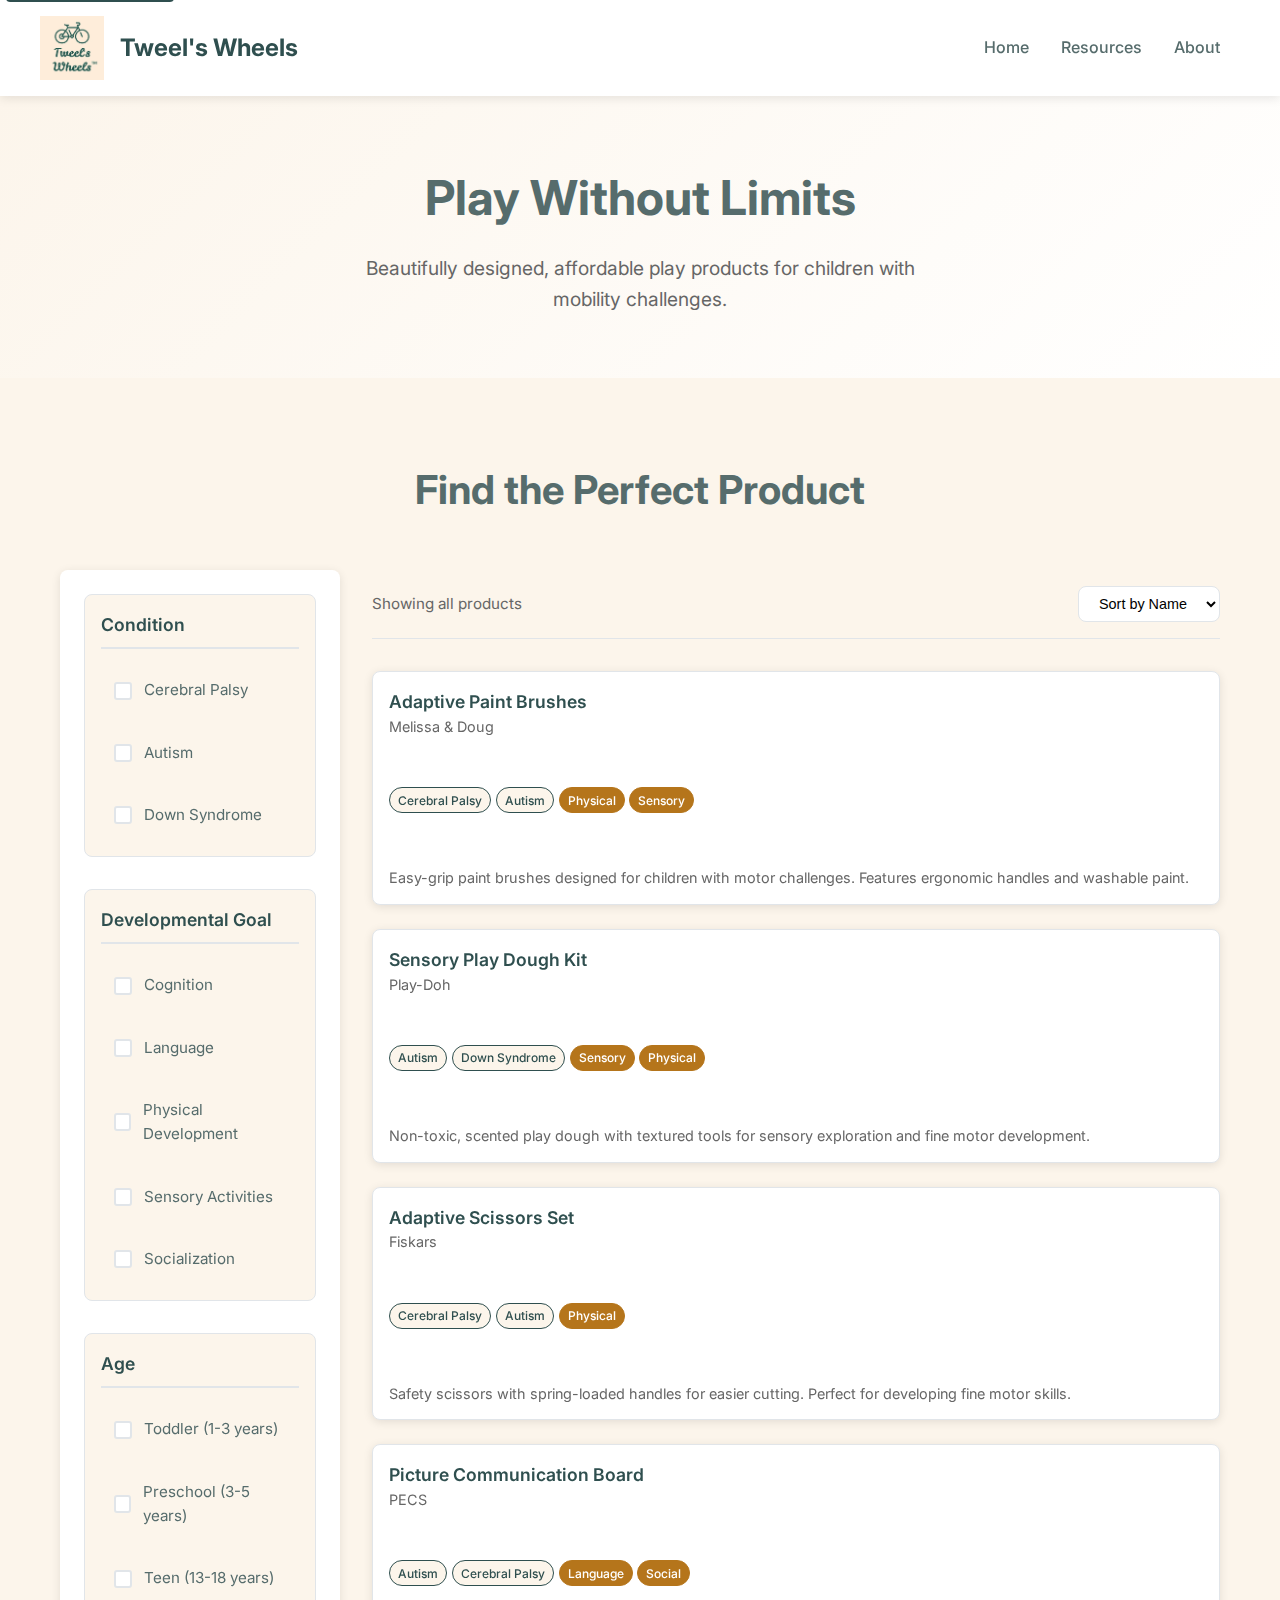
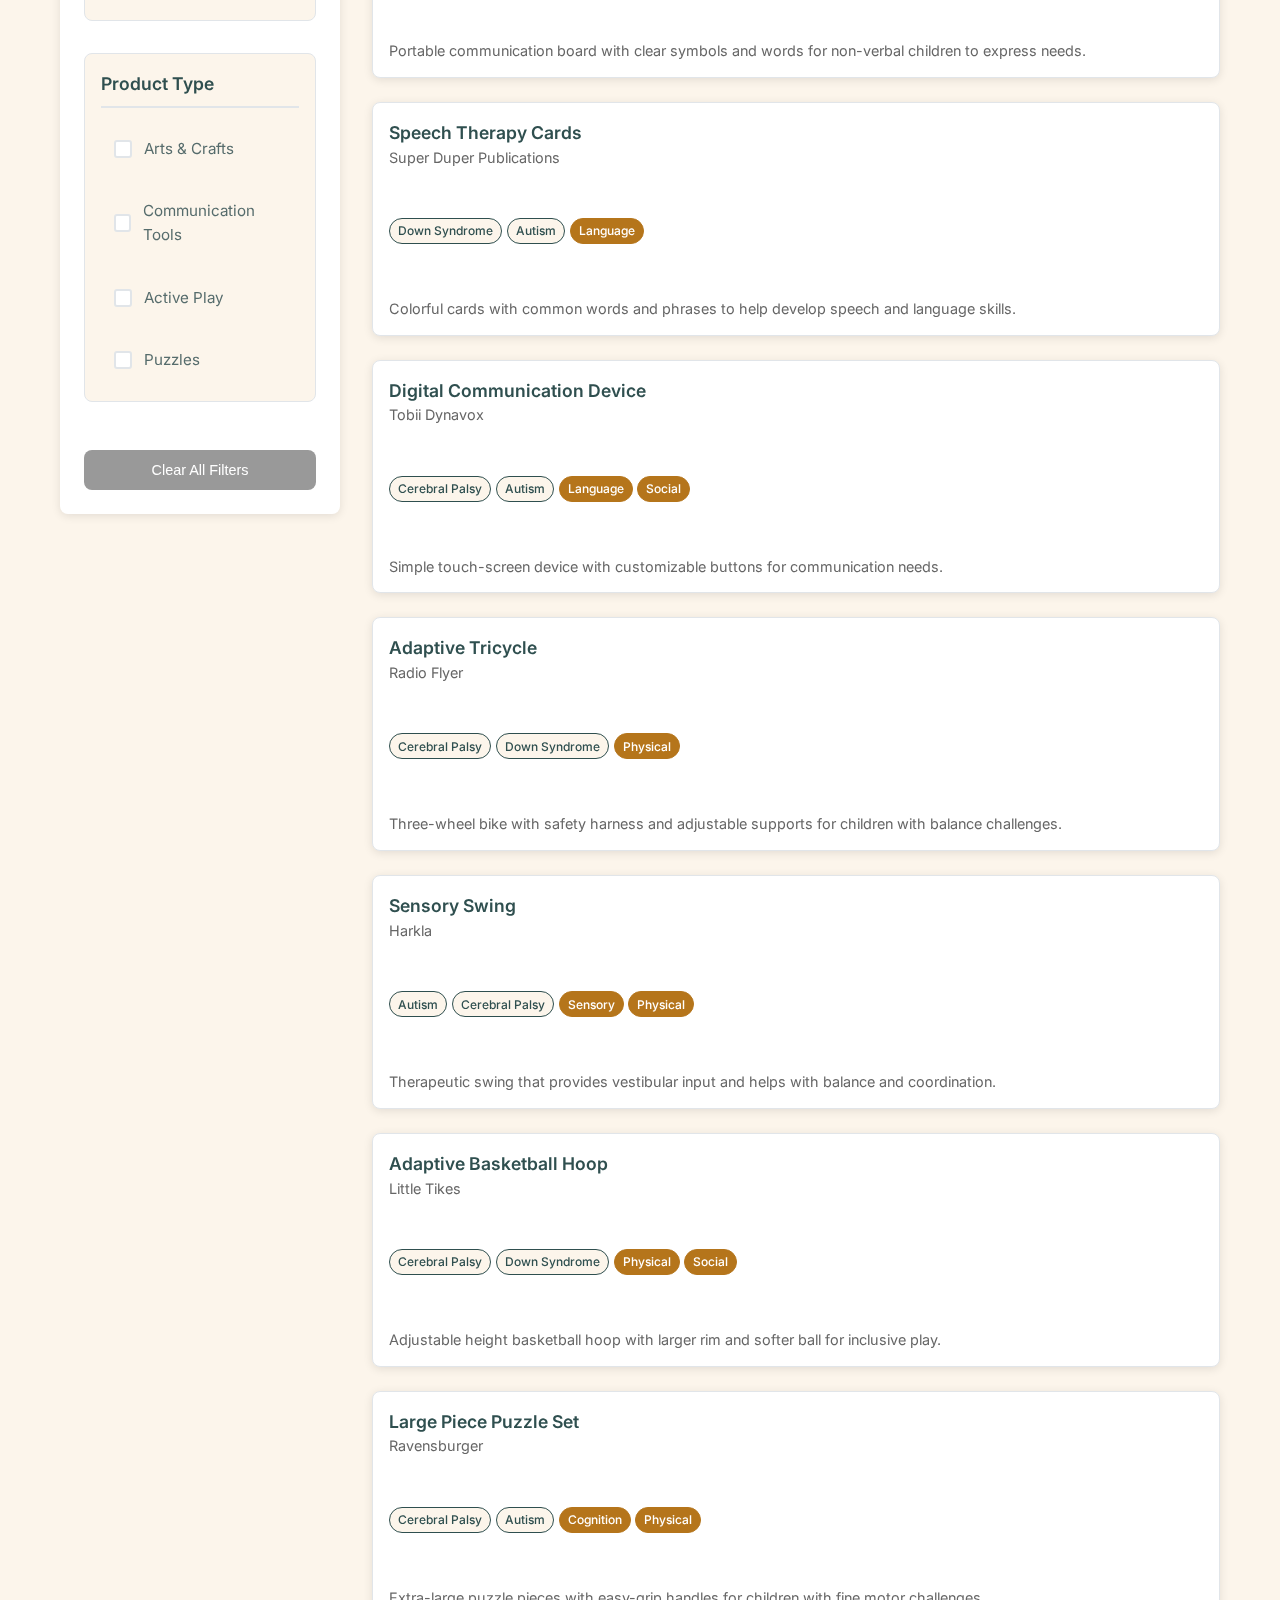
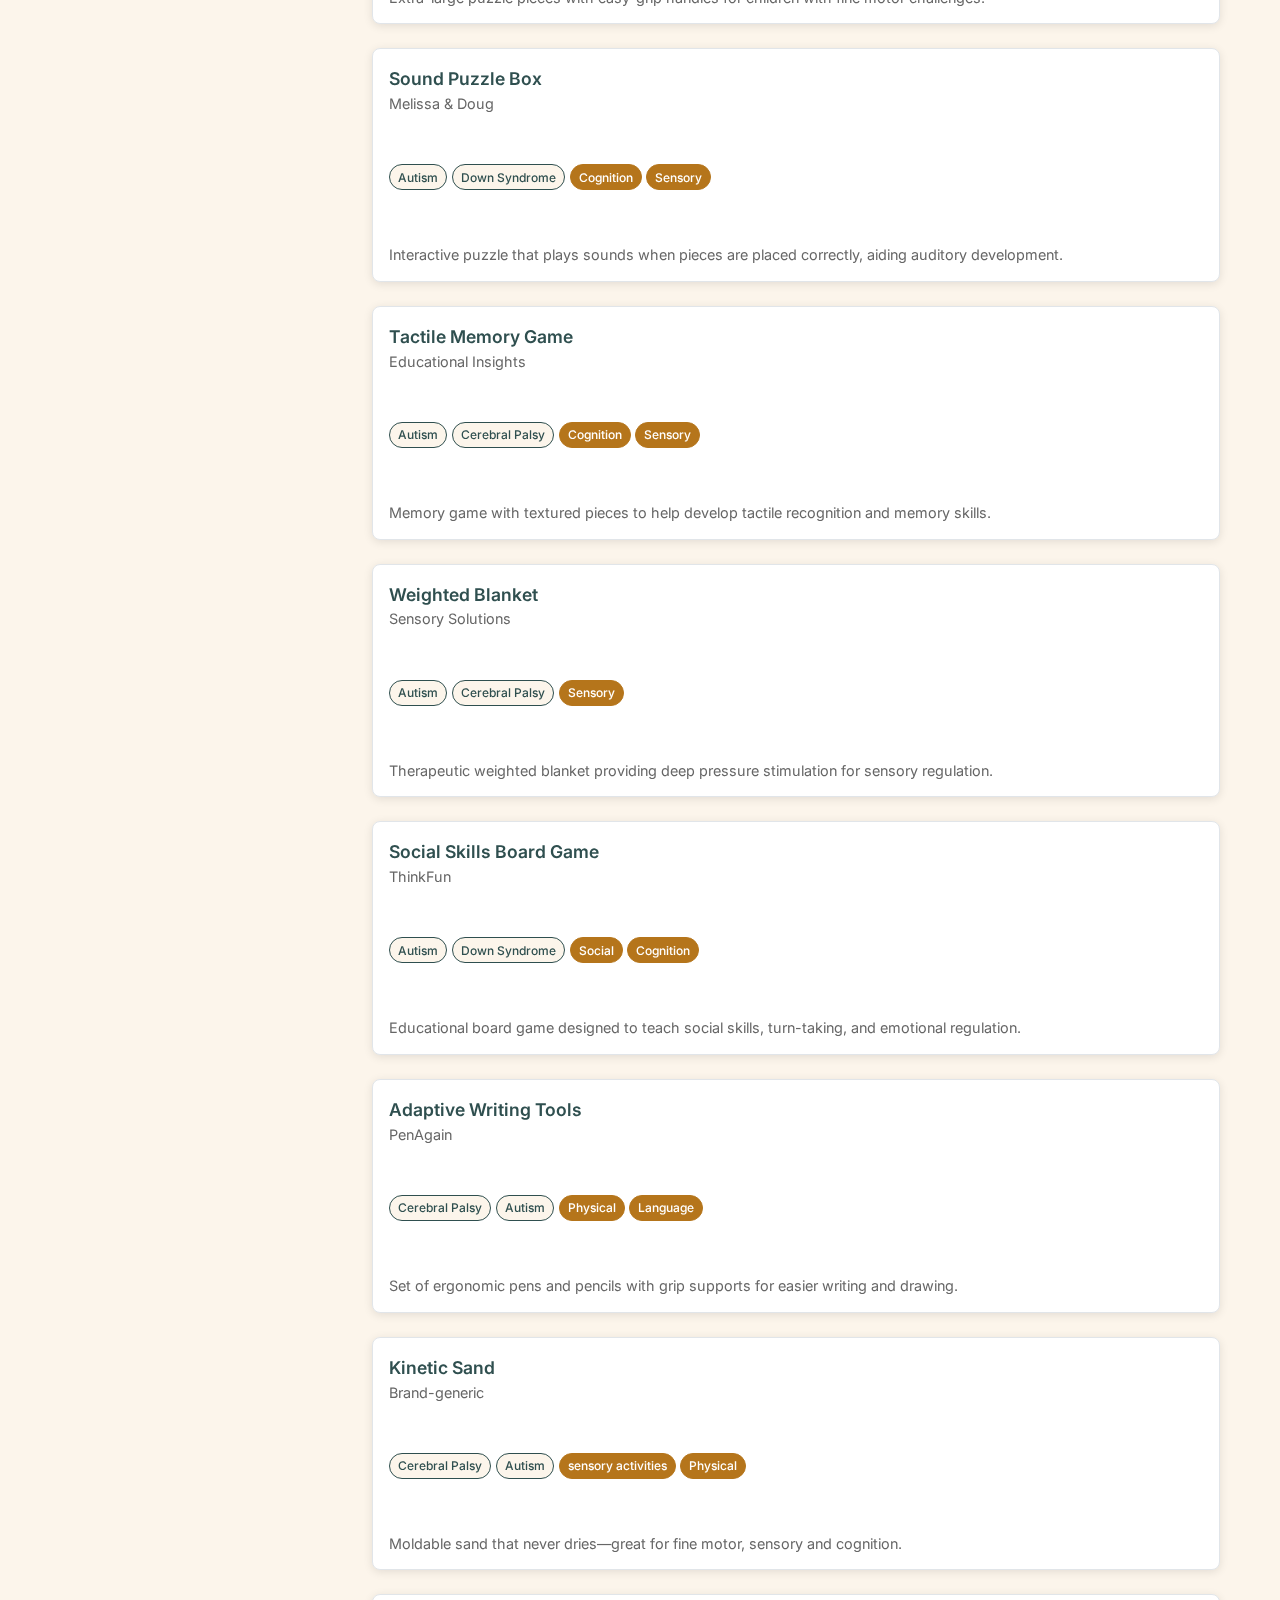
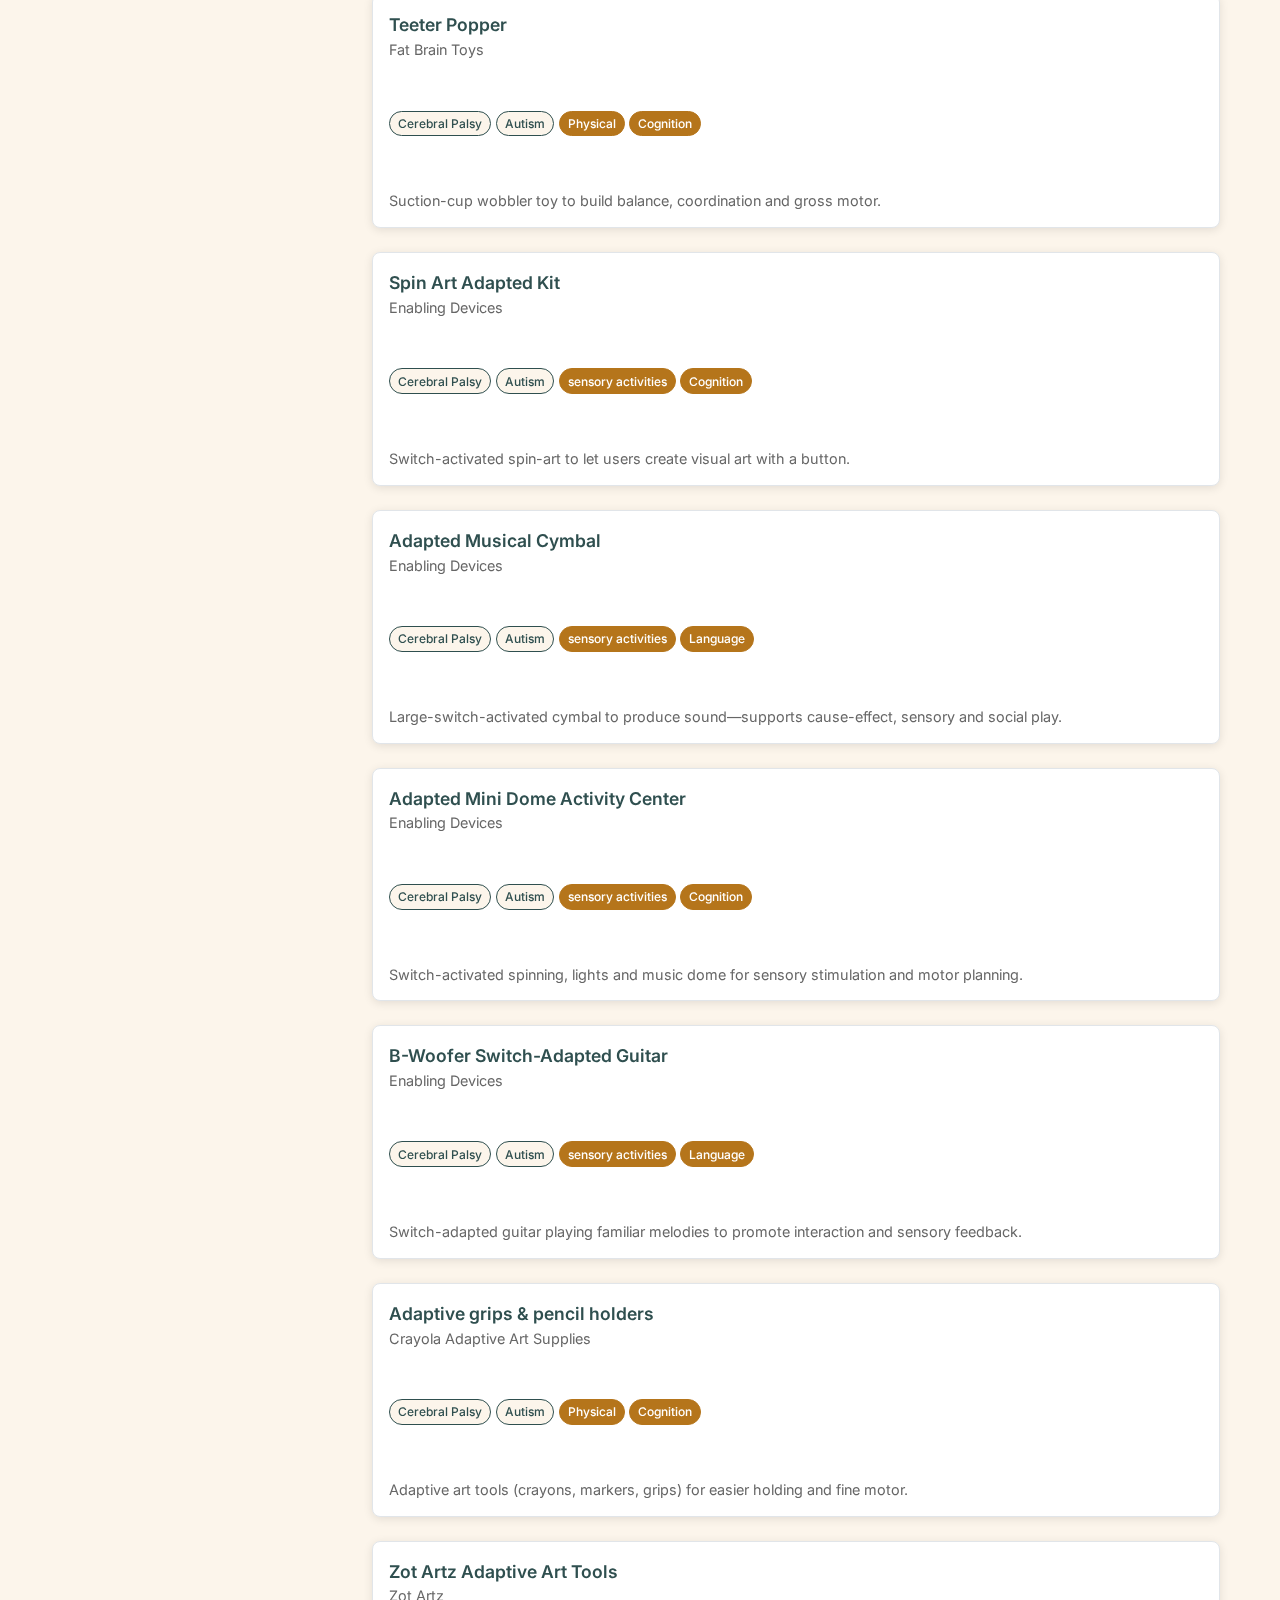
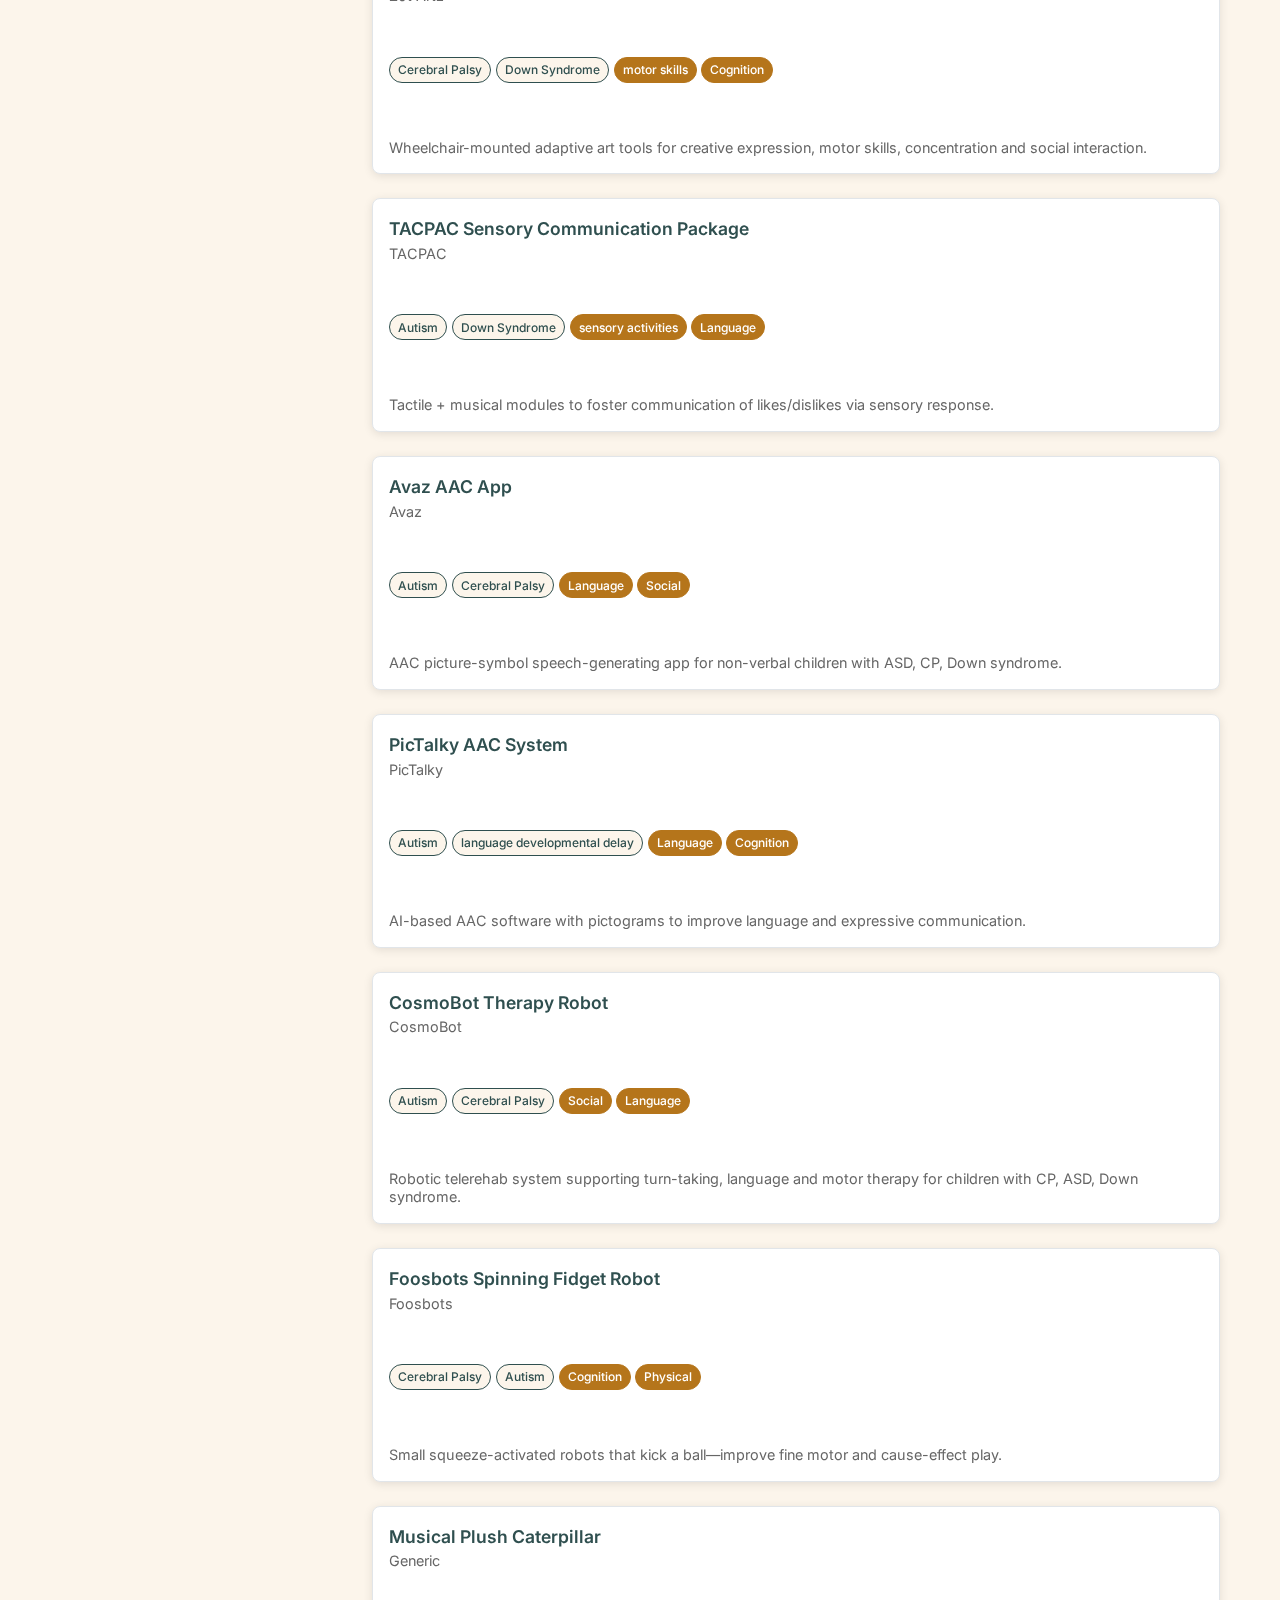
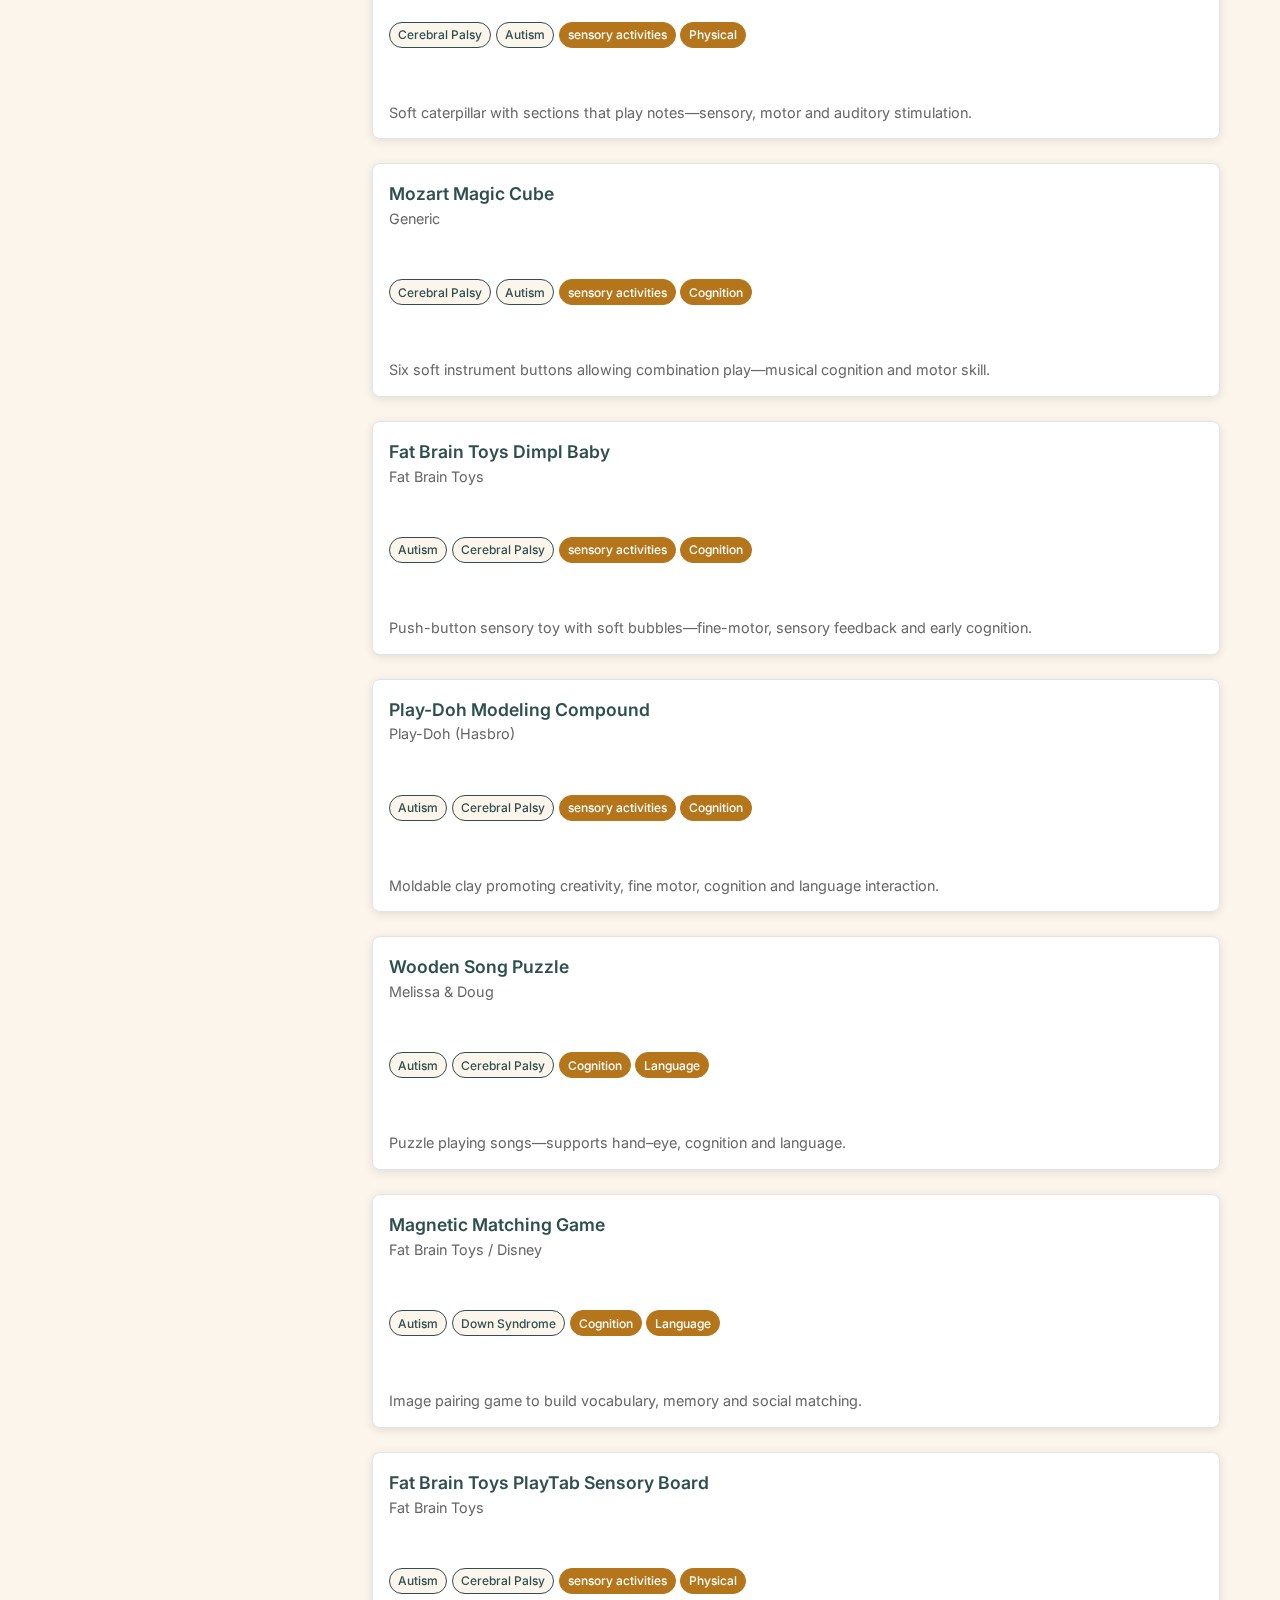
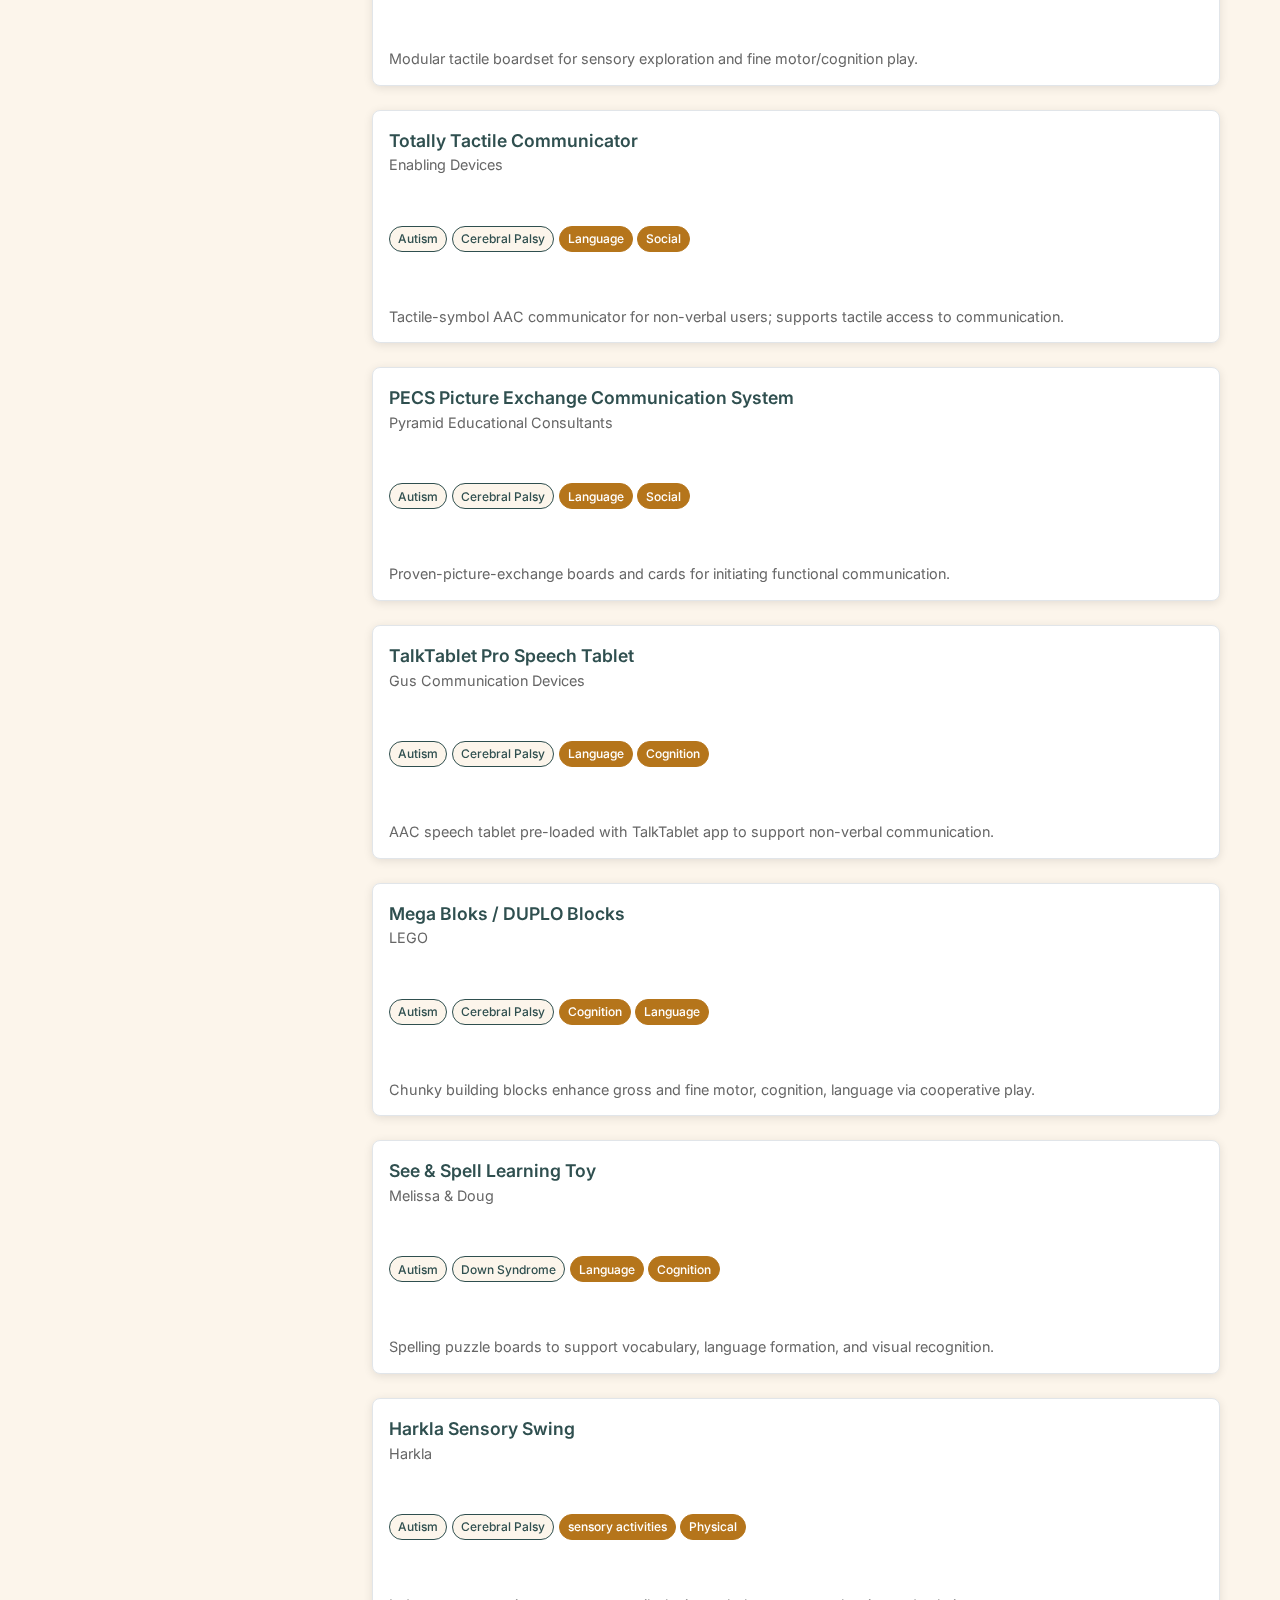
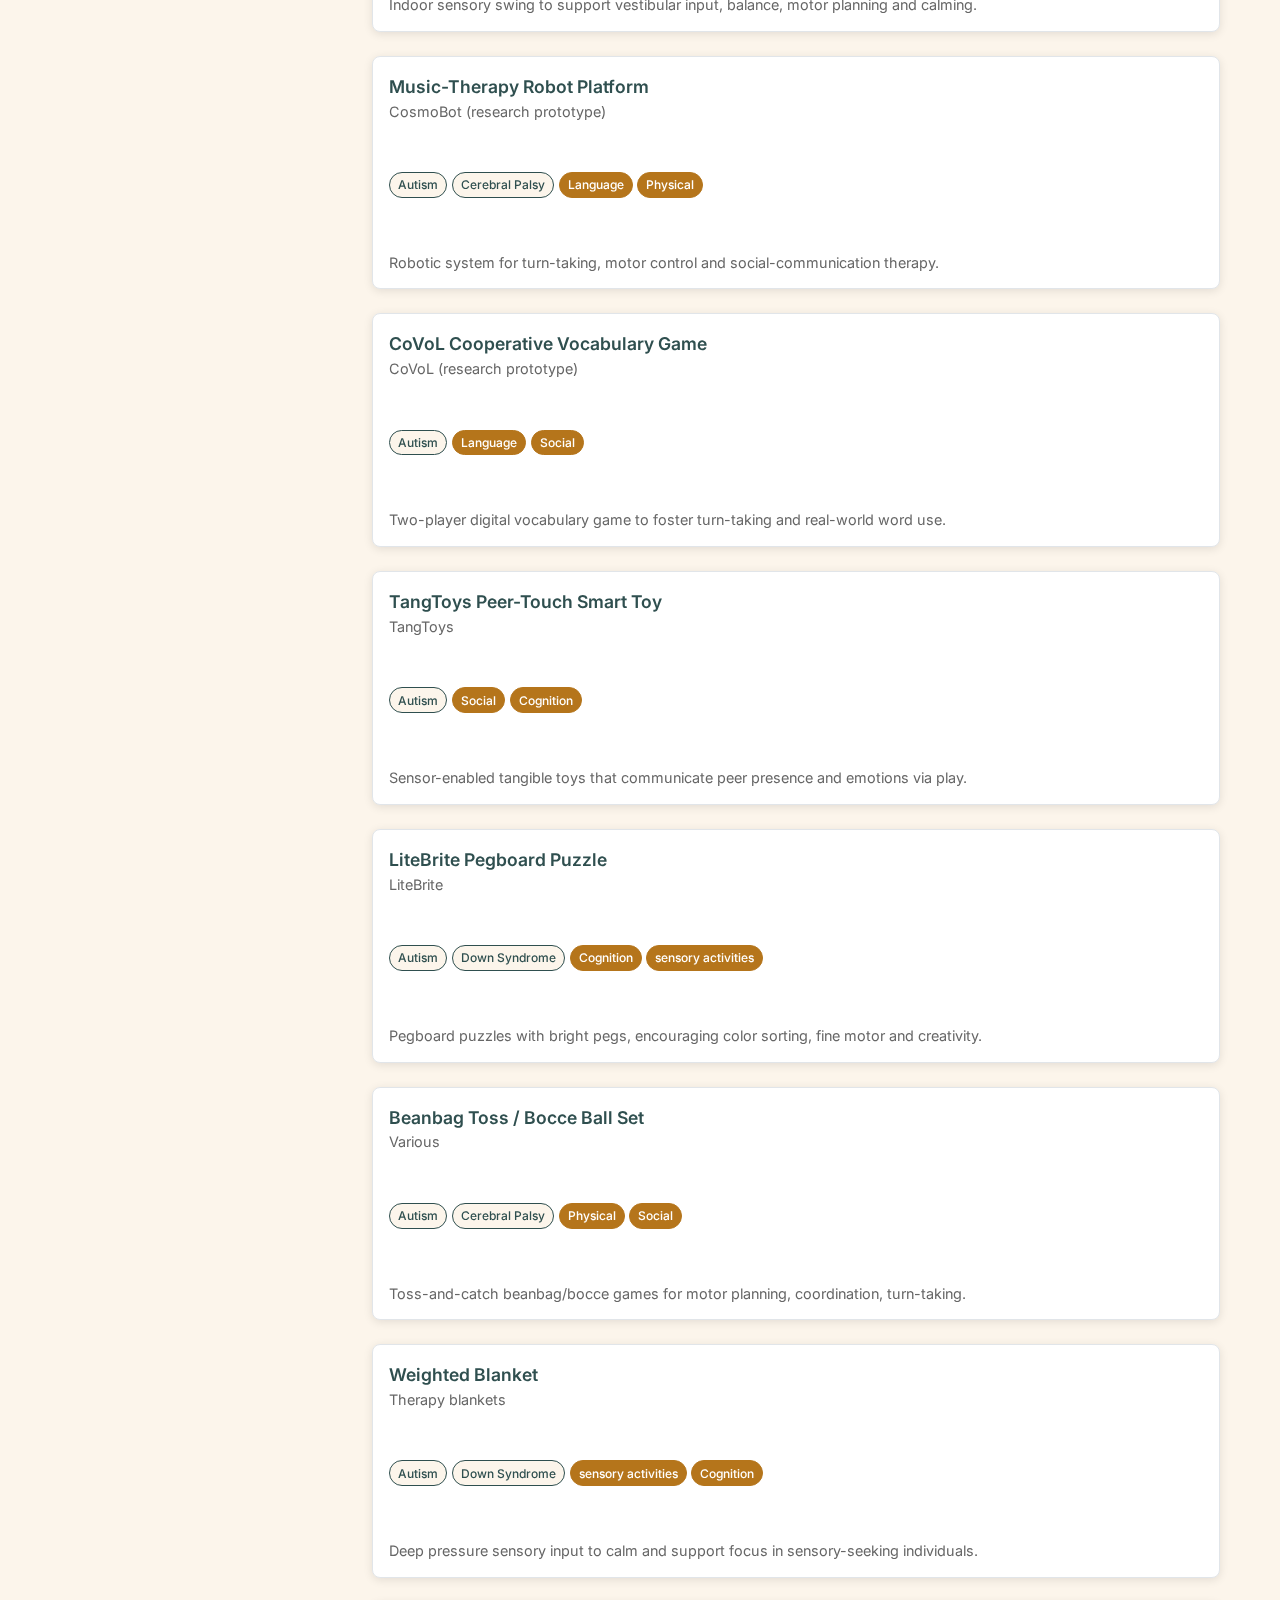
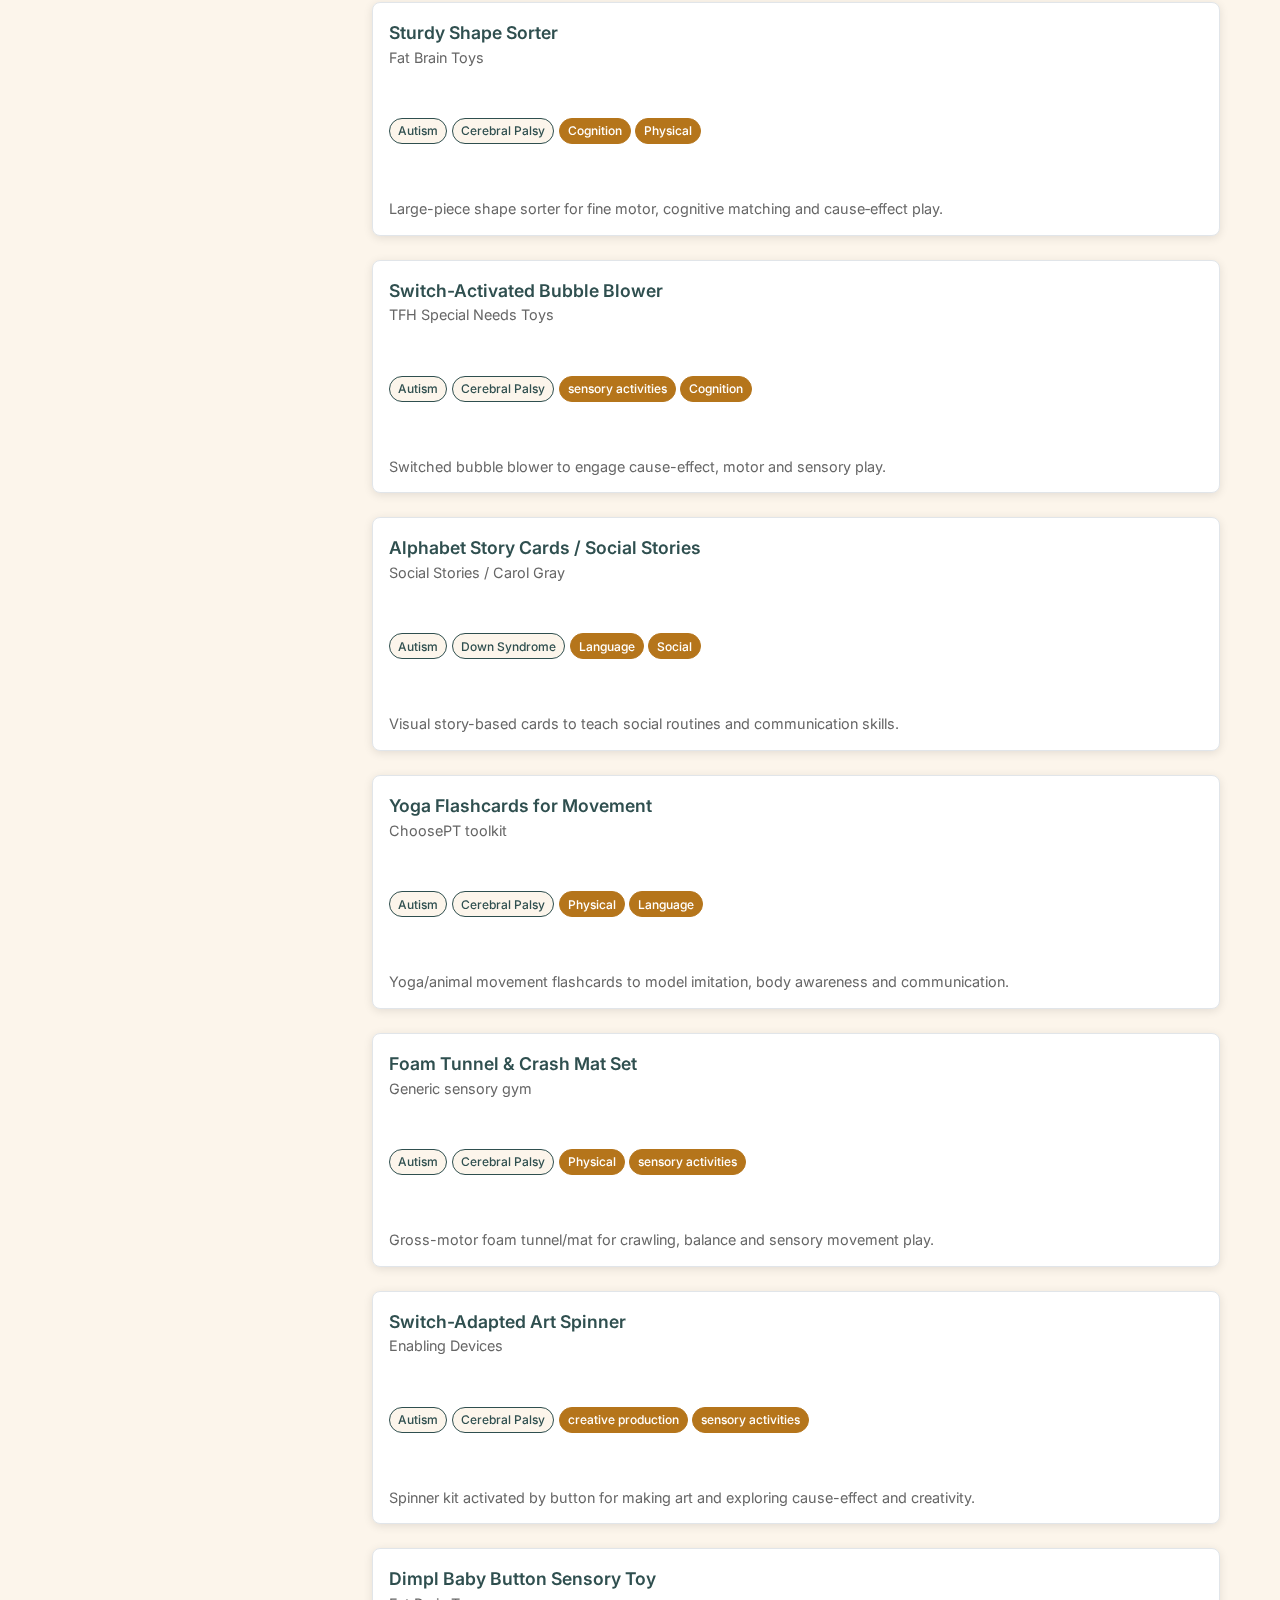
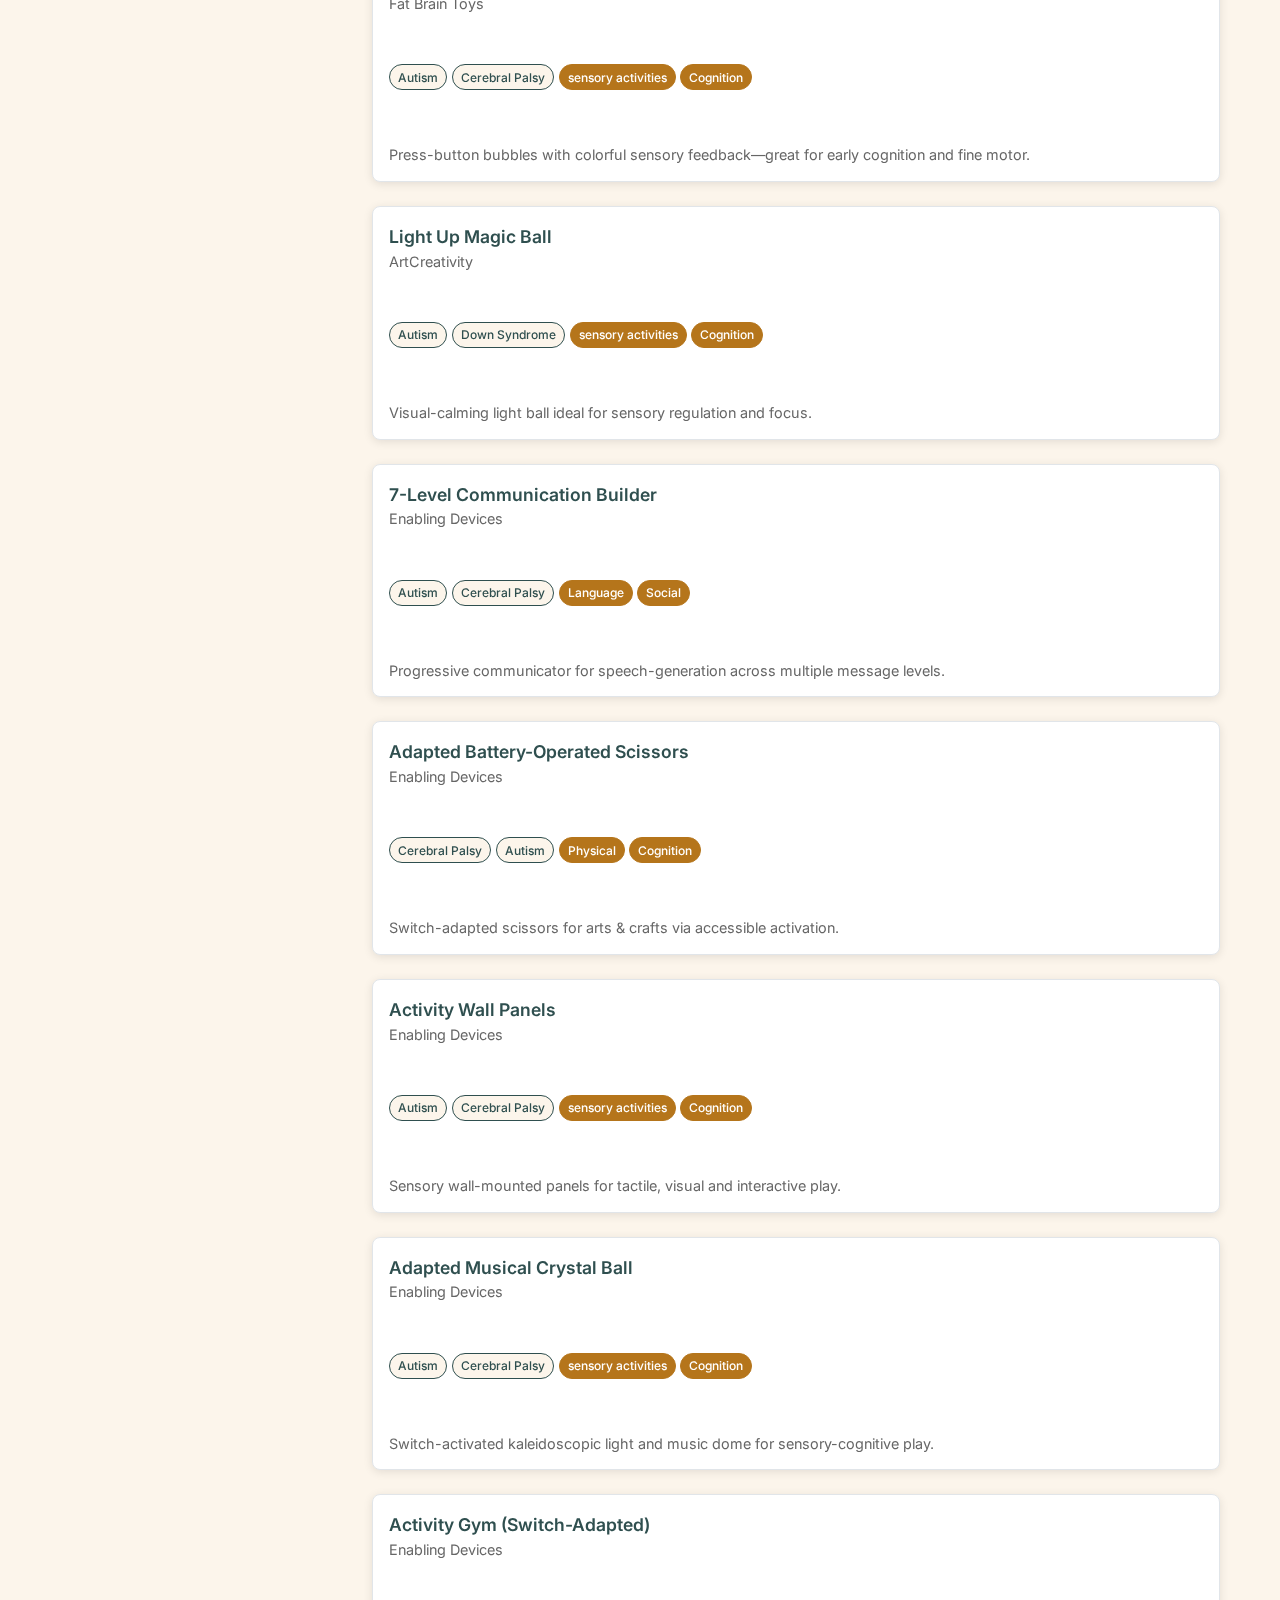
<file: index.html>
<!DOCTYPE html>
<html lang="en">
<head>
    <meta charset="UTF-8">
    <meta name="viewport" content="width=device-width, initial-scale=1.0">
    <title>Tweel's Wheels</title>
    <meta name="description" content="Comprehensive resources and products for special needs, accessibility, and adaptive riding.">
    <link rel="stylesheet" href="styles.css">
    <link href="https://fonts.googleapis.com/css2?family=Inter:wght@300;400;500;600;700&display=swap" rel="stylesheet">
    <link rel="stylesheet" href="https://cdnjs.cloudflare.com/ajax/libs/font-awesome/6.0.0/css/all.min.css">
</head>
<body>
    <header class="header">
        <nav class="navbar">
            <div class="nav-container">
                <div class="nav-logo">
                    <h1><img src="logo.png" alt="Tweel's Wheels Logo" class="logo-image"> Tweel's Wheels</h1>
                </div>
                <ul class="nav-menu">
                    <li><a href="#home">Home</a></li>
                    <li><a href="#resources">Resources</a></li>
                    <li><a href="#about">About</a></li>
                </ul>
                <div class="nav-toggle">
                    <span></span>
                    <span></span>
                    <span></span>
                </div>
            </div>
        </nav>
    </header>

    <main>
        <section id="home" class="resources-hero">
            <div class="container">
                <h1>Play Without Limits</h1>
                <p>Beautifully designed, affordable play products for children with mobility challenges.</p>
            </div>
        </section>

        <section id="resources" class="resources">
            <div class="container">
                <h2>Find the Perfect Product</h2>
                
                <!-- Faceted Search Interface -->
                <div class="faceted-search">
                    <div class="filters-sidebar">
                        <div class="filter-group">
                            <h3>Condition</h3>
                            <div class="checkbox-group">
                                <label class="checkbox-label">
                                    <input type="checkbox" value="cerebral-palsy" class="filter-checkbox" data-filter="condition">
                                    <span class="checkmark"></span>
                                    Cerebral Palsy
                                </label>
                                <label class="checkbox-label">
                                    <input type="checkbox" value="autism" class="filter-checkbox" data-filter="condition">
                                    <span class="checkmark"></span>
                                    Autism
                                </label>
                                <label class="checkbox-label">
                                    <input type="checkbox" value="down-syndrome" class="filter-checkbox" data-filter="condition">
                                    <span class="checkmark"></span>
                                    Down Syndrome
                                </label>
                            </div>
                        </div>

                        <div class="filter-group">
                            <h3>Developmental Goal</h3>
                            <div class="checkbox-group">
                                <label class="checkbox-label">
                                    <input type="checkbox" value="cognition" class="filter-checkbox" data-filter="goal">
                                    <span class="checkmark"></span>
                                    Cognition
                                </label>
                                <label class="checkbox-label">
                                    <input type="checkbox" value="language" class="filter-checkbox" data-filter="goal">
                                    <span class="checkmark"></span>
                                    Language
                                </label>
                                <label class="checkbox-label">
                                    <input type="checkbox" value="physical-development" class="filter-checkbox" data-filter="goal">
                                    <span class="checkmark"></span>
                                    Physical Development
                                </label>
                                <label class="checkbox-label">
                                    <input type="checkbox" value="sensory-activities" class="filter-checkbox" data-filter="goal">
                                    <span class="checkmark"></span>
                                    Sensory Activities
                                </label>
                                <label class="checkbox-label">
                                    <input type="checkbox" value="socialization" class="filter-checkbox" data-filter="goal">
                                    <span class="checkmark"></span>
                                    Socialization
                                </label>
                            </div>
                        </div>

                        <div class="filter-group">
                            <h3>Age</h3>
                            <div class="checkbox-group">
                                <label class="checkbox-label">
                                    <input type="checkbox" value="toddler" class="filter-checkbox" data-filter="age">
                                    <span class="checkmark"></span>
                                    Toddler (1-3 years)
                                </label>
                                <label class="checkbox-label">
                                    <input type="checkbox" value="preschool" class="filter-checkbox" data-filter="age">
                                    <span class="checkmark"></span>
                                    Preschool (3-5 years)
                                </label>
                                <label class="checkbox-label">
                                    <input type="checkbox" value="teen" class="filter-checkbox" data-filter="age">
                                    <span class="checkmark"></span>
                                    Teen (13-18 years)
                                </label>
                            </div>
                        </div>

                        <div class="filter-group">
                            <h3>Product Type</h3>
                            <div class="checkbox-group">
                                <label class="checkbox-label">
                                    <input type="checkbox" value="arts-crafts" class="filter-checkbox" data-filter="product-type">
                                    <span class="checkmark"></span>
                                    Arts & Crafts
                                </label>
                                <label class="checkbox-label">
                                    <input type="checkbox" value="communication-tools" class="filter-checkbox" data-filter="product-type">
                                    <span class="checkmark"></span>
                                    Communication Tools
                                </label>
                                <label class="checkbox-label">
                                    <input type="checkbox" value="active-play" class="filter-checkbox" data-filter="product-type">
                                    <span class="checkmark"></span>
                                    Active Play
                                </label>
                                <label class="checkbox-label">
                                    <input type="checkbox" value="puzzles" class="filter-checkbox" data-filter="product-type">
                                    <span class="checkmark"></span>
                                    Puzzles
                                </label>
                            </div>
                        </div>

                        <button class="clear-filters-btn" id="clearFilters">Clear All Filters</button>
                    </div>

                    <div class="products-main">
                        <div class="products-header">
                            <div class="results-info">
                                <span id="productCount">Showing all products</span>
                            </div>
                            <div class="sort-controls">
                                <select id="sortSelect" class="sort-select">
                                    <option value="name">Sort by Name</option>
                                    <option value="brand">Sort by Brand</option>
                                    <option value="popularity">Most Popular</option>
                                </select>
                            </div>
                        </div>

                        <div class="products-grid" id="productsGrid">
                            <!-- Products will be populated by JavaScript -->
                        </div>
                    </div>
                </div>
            </div>
        </section>

        <section id="about" class="about">
            <div class="container">
                <div class="about-content">
                    <div class="about-text">
                        <h2>About Tweel's Wheels</h2>
                        <p>Tweel's Wheels™ offers adaptive play products that are accessible, appealing, and affordable. Our flagship product, an adaptive bicycle, is customized to each child's unique needs and preferences, at a competitive price.</p>
                        <p>At Tweel's Wheels™ we prioritize customer engagement, feedback, and community-building, to further learn from and build with our customers and users. As we continue to do so, we will expand our product offerings to include a broader range of inclusive play solutions, ensuring all children have the opportunity to experience the joy of play.</p>
                        <p>We're actively seeking families interested in becoming a part of our community of testers so we can build with, not for, you. Try early models, give feedback, and help us build better bikes for all!</p>
                    </div>
                    <div class="about-image">
                        <div class="image-placeholder">
                            <img src="bicycle_sunset.png" alt="Bicycle at sunset" class="about-image">
                        </div>
                    </div>
                </div>
            </div>
        </section>
    </main>

    <footer class="footer">
        <div class="container">
            <div class="footer-content">
                <div class="footer-section">
                    <h3>Tweel's Wheels</h3>
                    <p>Beautifully designed, affordable play products for children with mobility challenges.</p>
                    <div class="social-links">
                        <a href="#"><i class="fab fa-facebook"></i></a>
                        <a href="#"><i class="fab fa-twitter"></i></a>
                        <a href="https://www.instagram.com/tweelswheels/" target="_blank"><i class="fab fa-instagram"></i></a>
                        <a href="https://www.linkedin.com/company/tweels-wheels/" target="_blank"><i class="fab fa-linkedin"></i></a>
                    </div>
                </div>
                <div class="footer-section">
                    <h4>Quick Links</h4>
                    <ul>
                        <li><a href="#resources">Resources</a></li>
                        <li><a href="#about">About Us</a></li>
                    </ul>
                </div>
                <div class="footer-section">
                    <h4>Support</h4>
                    <ul>
                        <li><a href="#">FAQ</a></li>
                        <li><a href="#">Privacy Policy</a></li>
                    </ul>
                </div>

            </div>
            <div class="footer-bottom">
                <p>&copy; 2025 Tweel's Wheels. All rights reserved.</p>
            </div>
        </div>
    </footer>

    <script src="script.js"></script>
</body>
</html>
</file>
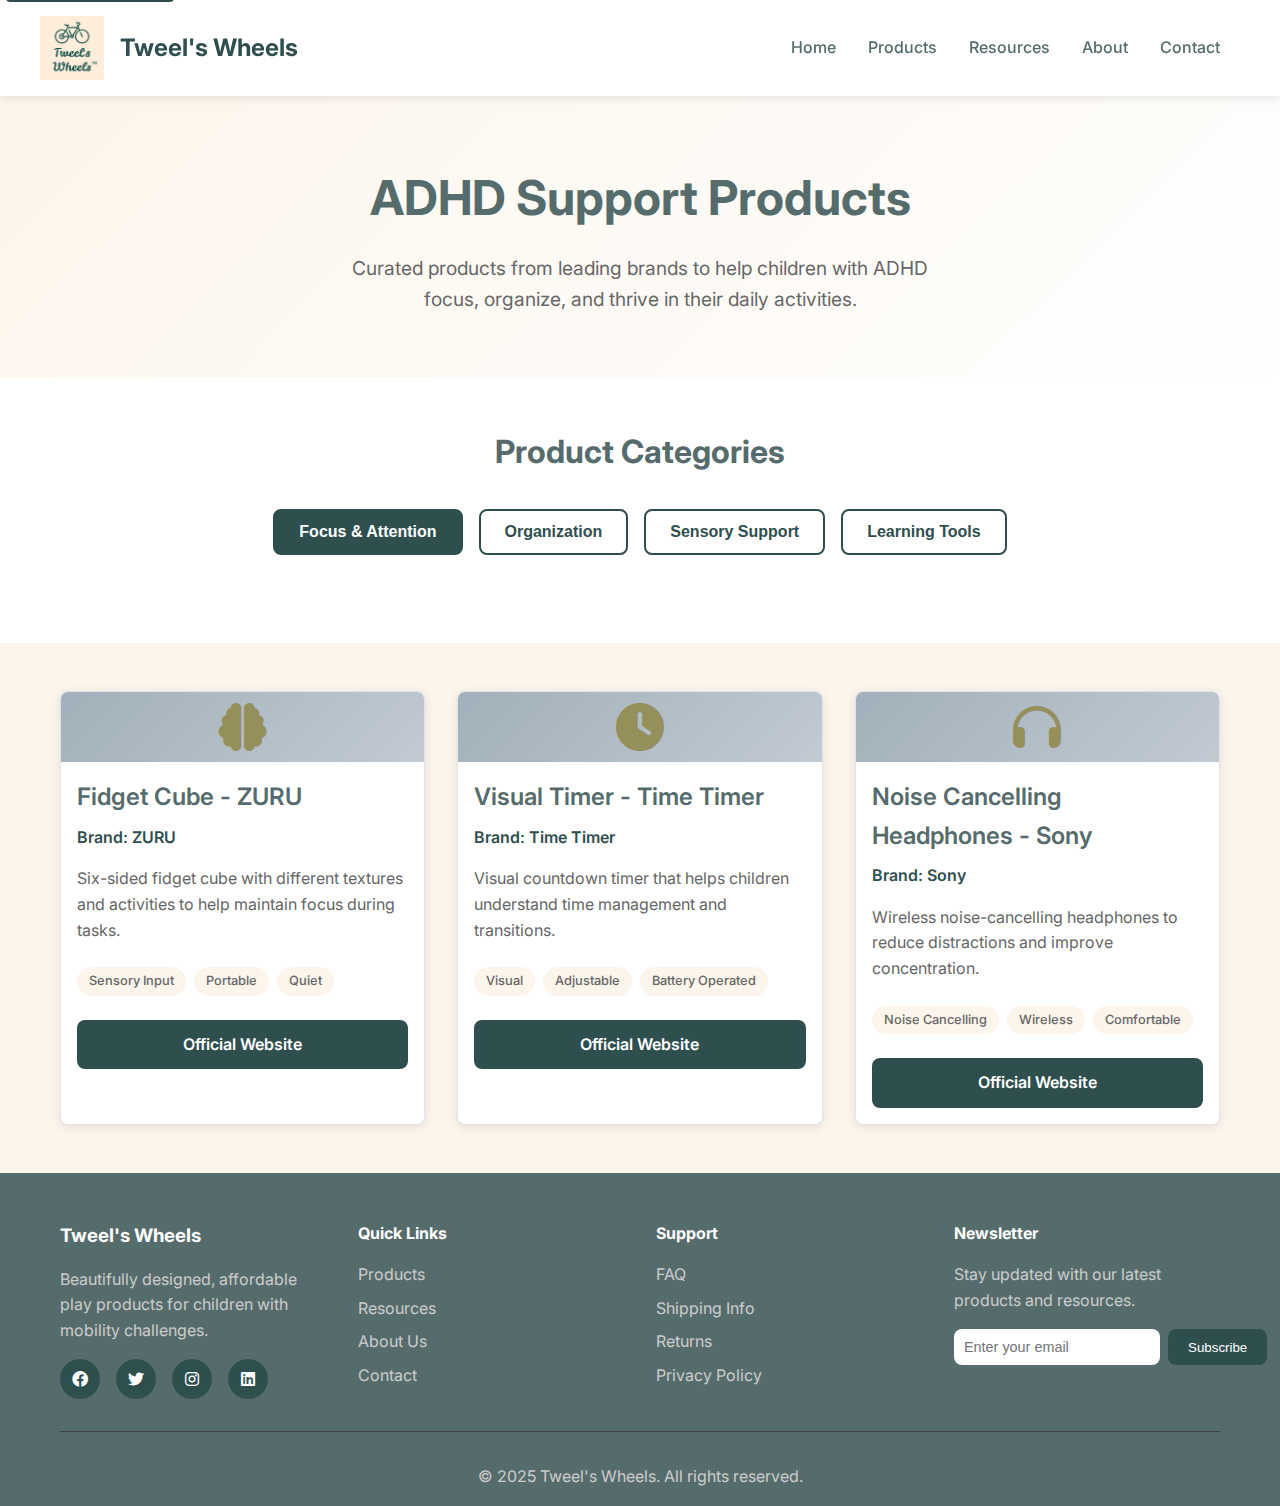
<file: adhd-products.html>
<!DOCTYPE html>
<html lang="en">
<head>
    <meta charset="UTF-8">
    <meta name="viewport" content="width=device-width, initial-scale=1.0">
    <title>ADHD Products - Tweel's Wheels</title>
    <meta name="description" content="Curated ADHD products from leading brands to support focus, organization, and learning for children with ADHD.">
    <link rel="stylesheet" href="styles.css">
    <link href="https://fonts.googleapis.com/css2?family=Inter:wght@300;400;500;600;700&display=swap" rel="stylesheet">
    <link rel="stylesheet" href="https://cdnjs.cloudflare.com/ajax/libs/font-awesome/6.0.0/css/all.min.css">
</head>
<body>
    <header class="header">
        <nav class="navbar">
            <div class="nav-container">
                <div class="nav-logo">
                    <h1><img src="logo.png" alt="Tweel's Wheels Logo" class="logo-image"> Tweel's Wheels</h1>
                </div>
                <ul class="nav-menu">
                    <li><a href="index.html">Home</a></li>
                    <li><a href="index.html#products">Products</a></li>
                    <li><a href="resources.html">Resources</a></li>
                    <li><a href="index.html#about">About</a></li>
                    <li><a href="index.html#contact">Contact</a></li>
                </ul>
                <div class="nav-toggle">
                    <span></span>
                    <span></span>
                    <span></span>
                </div>
            </div>
        </nav>
    </header>

    <main>
        <section class="product-hero">
            <div class="container">
                <h1>ADHD Support Products</h1>
                <p>Curated products from leading brands to help children with ADHD focus, organize, and thrive in their daily activities.</p>
            </div>
        </section>

        <section class="product-categories">
            <div class="container">
                <h2>Product Categories</h2>
                <div class="category-tabs">
                    <button class="tab-button active" data-category="focus">Focus & Attention</button>
                    <button class="tab-button" data-category="organization">Organization</button>
                    <button class="tab-button" data-category="sensory">Sensory Support</button>
                    <button class="tab-button" data-category="learning">Learning Tools</button>
                </div>
            </div>
        </section>

        <section class="products-section">
            <div class="container">
                <!-- Focus & Attention Products -->
                <div class="product-grid active" id="focus">
                    <div class="product-card">
                        <div class="product-image">
                            <i class="fas fa-brain"></i>
                        </div>
                        <div class="product-info">
                            <h3>Fidget Cube - ZURU</h3>
                            <p class="brand">Brand: ZURU</p>
                            <p class="description">Six-sided fidget cube with different textures and activities to help maintain focus during tasks.</p>
                            <div class="product-features">
                                <span class="feature">Sensory Input</span>
                                <span class="feature">Portable</span>
                                <span class="feature">Quiet</span>
                            </div>
                            <div class="product-links">
                                <a href="https://www.zuru.com" target="_blank" class="btn btn-primary">Official Website</a>
                            </div>
                        </div>
                    </div>

                    <div class="product-card">
                        <div class="product-image">
                            <i class="fas fa-clock"></i>
                        </div>
                        <div class="product-info">
                            <h3>Visual Timer - Time Timer</h3>
                            <p class="brand">Brand: Time Timer</p>
                            <p class="description">Visual countdown timer that helps children understand time management and transitions.</p>
                            <div class="product-features">
                                <span class="feature">Visual</span>
                                <span class="feature">Adjustable</span>
                                <span class="feature">Battery Operated</span>
                            </div>
                            <div class="product-links">
                                <a href="https://www.timetimer.com" target="_blank" class="btn btn-primary">Official Website</a>
                            </div>
                        </div>
                    </div>

                    <div class="product-card">
                        <div class="product-image">
                            <i class="fas fa-headphones"></i>
                        </div>
                        <div class="product-info">
                            <h3>Noise Cancelling Headphones - Sony</h3>
                            <p class="brand">Brand: Sony</p>
                            <p class="description">Wireless noise-cancelling headphones to reduce distractions and improve concentration.</p>
                            <div class="product-features">
                                <span class="feature">Noise Cancelling</span>
                                <span class="feature">Wireless</span>
                                <span class="feature">Comfortable</span>
                            </div>
                            <div class="product-links">
                                <a href="https://www.sony.com" target="_blank" class="btn btn-primary">Official Website</a>
                            </div>
                        </div>
                    </div>
                </div>

                <!-- Organization Products -->
                <div class="product-grid" id="organization">
                    <div class="product-card">
                        <div class="product-image">
                            <i class="fas fa-folder"></i>
                        </div>
                        <div class="product-info">
                            <h3>Color-Coded Folders - Avery</h3>
                            <p class="brand">Brand: Avery</p>
                            <p class="description">Color-coded organization system to help keep schoolwork and materials organized.</p>
                            <div class="product-features">
                                <span class="feature">Color Coded</span>
                                <span class="feature">Durable</span>
                                <span class="feature">Multiple Colors</span>
                            </div>
                            <div class="product-links">
                                <a href="https://www.avery.com" target="_blank" class="btn btn-primary">Official Website</a>
                            </div>
                        </div>
                    </div>

                    <div class="product-card">
                        <div class="product-image">
                            <i class="fas fa-calendar"></i>
                        </div>
                        <div class="product-info">
                            <h3>Visual Schedule Board - Melissa & Doug</h3>
                            <p class="brand">Brand: Melissa & Doug</p>
                            <p class="description">Magnetic daily schedule board with picture cards for visual planning and routine building.</p>
                            <div class="product-features">
                                <span class="feature">Visual</span>
                                <span class="feature">Magnetic</span>
                                <span class="feature">Customizable</span>
                            </div>
                            <div class="product-links">
                                <a href="https://www.melissaanddoug.com" target="_blank" class="btn btn-primary">Official Website</a>
                            </div>
                        </div>
                    </div>

                    <div class="product-card">
                        <div class="product-image">
                            <i class="fas fa-box"></i>
                        </div>
                        <div class="product-info">
                            <h3>Storage Bins - Sterilite</h3>
                            <p class="brand">Brand: Sterilite</p>
                            <p class="description">Clear storage bins with lids for organizing toys, school supplies, and personal items.</p>
                            <div class="product-features">
                                <span class="feature">Clear</span>
                                <span class="feature">Stackable</span>
                                <span class="feature">Durable</span>
                            </div>
                            <div class="product-links">
                                <a href="https://www.sterilite.com" target="_blank" class="btn btn-primary">Official Website</a>
                            </div>
                        </div>
                    </div>
                </div>

                <!-- Sensory Support Products -->
                <div class="product-grid" id="sensory">
                    <div class="product-card">
                        <div class="product-image">
                            <i class="fas fa-hand"></i>
                        </div>
                        <div class="product-info">
                            <h3>Weighted Blanket - Gravity</h3>
                            <p class="brand">Brand: Gravity</p>
                            <p class="description">Therapeutic weighted blanket to provide deep pressure stimulation and improve sleep quality.</p>
                            <div class="product-features">
                                <span class="feature">Weighted</span>
                                <span class="feature">Soft</span>
                                <span class="feature">Multiple Sizes</span>
                            </div>
                            <div class="product-links">
                                <a href="https://www.gravityblanket.com" target="_blank" class="btn btn-primary">Official Website</a>
                            </div>
                        </div>
                    </div>

                    <div class="product-card">
                        <div class="product-image">
                            <i class="fas fa-couch"></i>
                        </div>
                        <div class="product-info">
                            <h3>Wiggle Seat Cushion - Gaiam</h3>
                            <p class="brand">Brand: Gaiam</p>
                            <p class="description">Inflatable seat cushion that allows movement while sitting, helping to improve focus and posture.</p>
                            <div class="product-features">
                                <span class="feature">Inflatable</span>
                                <span class="feature">Portable</span>
                                <span class="feature">Durable</span>
                            </div>
                            <div class="product-links">
                                <a href="https://www.gaiam.com" target="_blank" class="btn btn-primary">Official Website</a>
                            </div>
                        </div>
                    </div>

                    <div class="product-card">
                        <div class="product-image">
                            <i class="fas fa-spa"></i>
                        </div>
                        <div class="product-info">
                            <h3>Essential Oil Diffuser - URPOWER</h3>
                            <p class="brand">Brand: URPOWER</p>
                            <p class="description">Aromatherapy diffuser with calming essential oils to create a focused learning environment.</p>
                            <div class="product-features">
                                <span class="feature">LED Lights</span>
                                <span class="feature">Timer</span>
                                <span class="feature">Quiet</span>
                            </div>
                            <div class="product-links">
                                <a href="https://www.urpower.com" target="_blank" class="btn btn-primary">Official Website</a>
                            </div>
                        </div>
                    </div>
                </div>

                <!-- Learning Tools Products -->
                <div class="product-grid" id="learning">
                    <div class="product-card">
                        <div class="product-image">
                            <i class="fas fa-book"></i>
                        </div>
                        <div class="product-info">
                            <h3>Reading Guide Strips - EZ Read</h3>
                            <p class="brand">Brand: EZ Read</p>
                            <p class="description">Colored reading strips to help maintain focus and improve reading comprehension.</p>
                            <div class="product-features">
                                <span class="feature">Colored</span>
                                <span class="feature">Reusable</span>
                                <span class="feature">Portable</span>
                            </div>
                            <div class="product-links">
                                <a href="https://www.ezread.com" target="_blank" class="btn btn-primary">Official Website</a>
                            </div>
                        </div>
                    </div>

                    <div class="product-card">
                        <div class="product-image">
                            <i class="fas fa-calculator"></i>
                        </div>
                        <div class="product-info">
                            <h3>Math Manipulatives - Learning Resources</h3>
                            <p class="brand">Brand: Learning Resources</p>
                            <p class="description">Hands-on math manipulatives to make abstract concepts concrete and engaging.</p>
                            <div class="product-features">
                                <span class="feature">Hands-on</span>
                                <span class="feature">Colorful</span>
                                <span class="feature">Educational</span>
                            </div>
                            <div class="product-links">
                                <a href="https://www.learningresources.com" target="_blank" class="btn btn-primary">Official Website</a>
                            </div>
                        </div>
                    </div>

                    <div class="product-card">
                        <div class="product-image">
                            <i class="fas fa-pen"></i>
                        </div>
                        <div class="product-info">
                            <h3>Grip Pencils - Ticonderoga</h3>
                            <p class="brand">Brand: Ticonderoga</p>
                            <p class="description">Triangular grip pencils designed for comfortable writing and better handwriting control.</p>
                            <div class="product-features">
                                <span class="feature">Triangular Grip</span>
                                <span class="feature">Comfortable</span>
                                <span class="feature">Multiple Colors</span>
                            </div>
                            <div class="product-links">
                                <a href="https://www.ticonderoga.com" target="_blank" class="btn btn-primary">Official Website</a>
                            </div>
                        </div>
                    </div>
                </div>
            </div>
        </section>

        
    </main>

    <footer class="footer">
        <div class="container">
            <div class="footer-content">
                <div class="footer-section">
                    <h3>Tweel's Wheels</h3>
                    <p>Beautifully designed, affordable play products for children with mobility challenges.</p>
                    <div class="social-links">
                        <a href="#"><i class="fab fa-facebook"></i></a>
                        <a href="#"><i class="fab fa-twitter"></i></a>
                        <a href="#"><i class="fab fa-instagram"></i></a>
                        <a href="#"><i class="fab fa-linkedin"></i></a>
                    </div>
                </div>
                <div class="footer-section">
                    <h4>Quick Links</h4>
                    <ul>
                        <li><a href="index.html#products">Products</a></li>
                        <li><a href="resources.html">Resources</a></li>
                        <li><a href="index.html#about">About Us</a></li>
                        <li><a href="index.html#contact">Contact</a></li>
                    </ul>
                </div>
                <div class="footer-section">
                    <h4>Support</h4>
                    <ul>
                        <li><a href="#">FAQ</a></li>
                        <li><a href="#">Shipping Info</a></li>
                        <li><a href="#">Returns</a></li>
                        <li><a href="#">Privacy Policy</a></li>
                    </ul>
                </div>
                <div class="footer-section">
                    <h4>Newsletter</h4>
                    <p>Stay updated with our latest products and resources.</p>
                    <form class="newsletter-form">
                        <input type="email" placeholder="Enter your email" required>
                        <button type="submit">Subscribe</button>
                    </form>
                </div>
            </div>
            <div class="footer-bottom">
                <p>&copy; 2025 Tweel's Wheels. All rights reserved.</p>
            </div>
        </div>
    </footer>

    <script src="script.js"></script>
    <script>
        // Tab functionality for product categories
        document.addEventListener('DOMContentLoaded', function() {
            const tabButtons = document.querySelectorAll('.tab-button');
            const productGrids = document.querySelectorAll('.product-grid');

            tabButtons.forEach(button => {
                button.addEventListener('click', function() {
                    const category = this.getAttribute('data-category');
                    
                    // Remove active class from all buttons and grids
                    tabButtons.forEach(btn => btn.classList.remove('active'));
                    productGrids.forEach(grid => grid.classList.remove('active'));
                    
                    // Add active class to clicked button and corresponding grid
                    this.classList.add('active');
                    document.getElementById(category).classList.add('active');
                });
            });
        });
    </script>
</body>
</html>
</file>
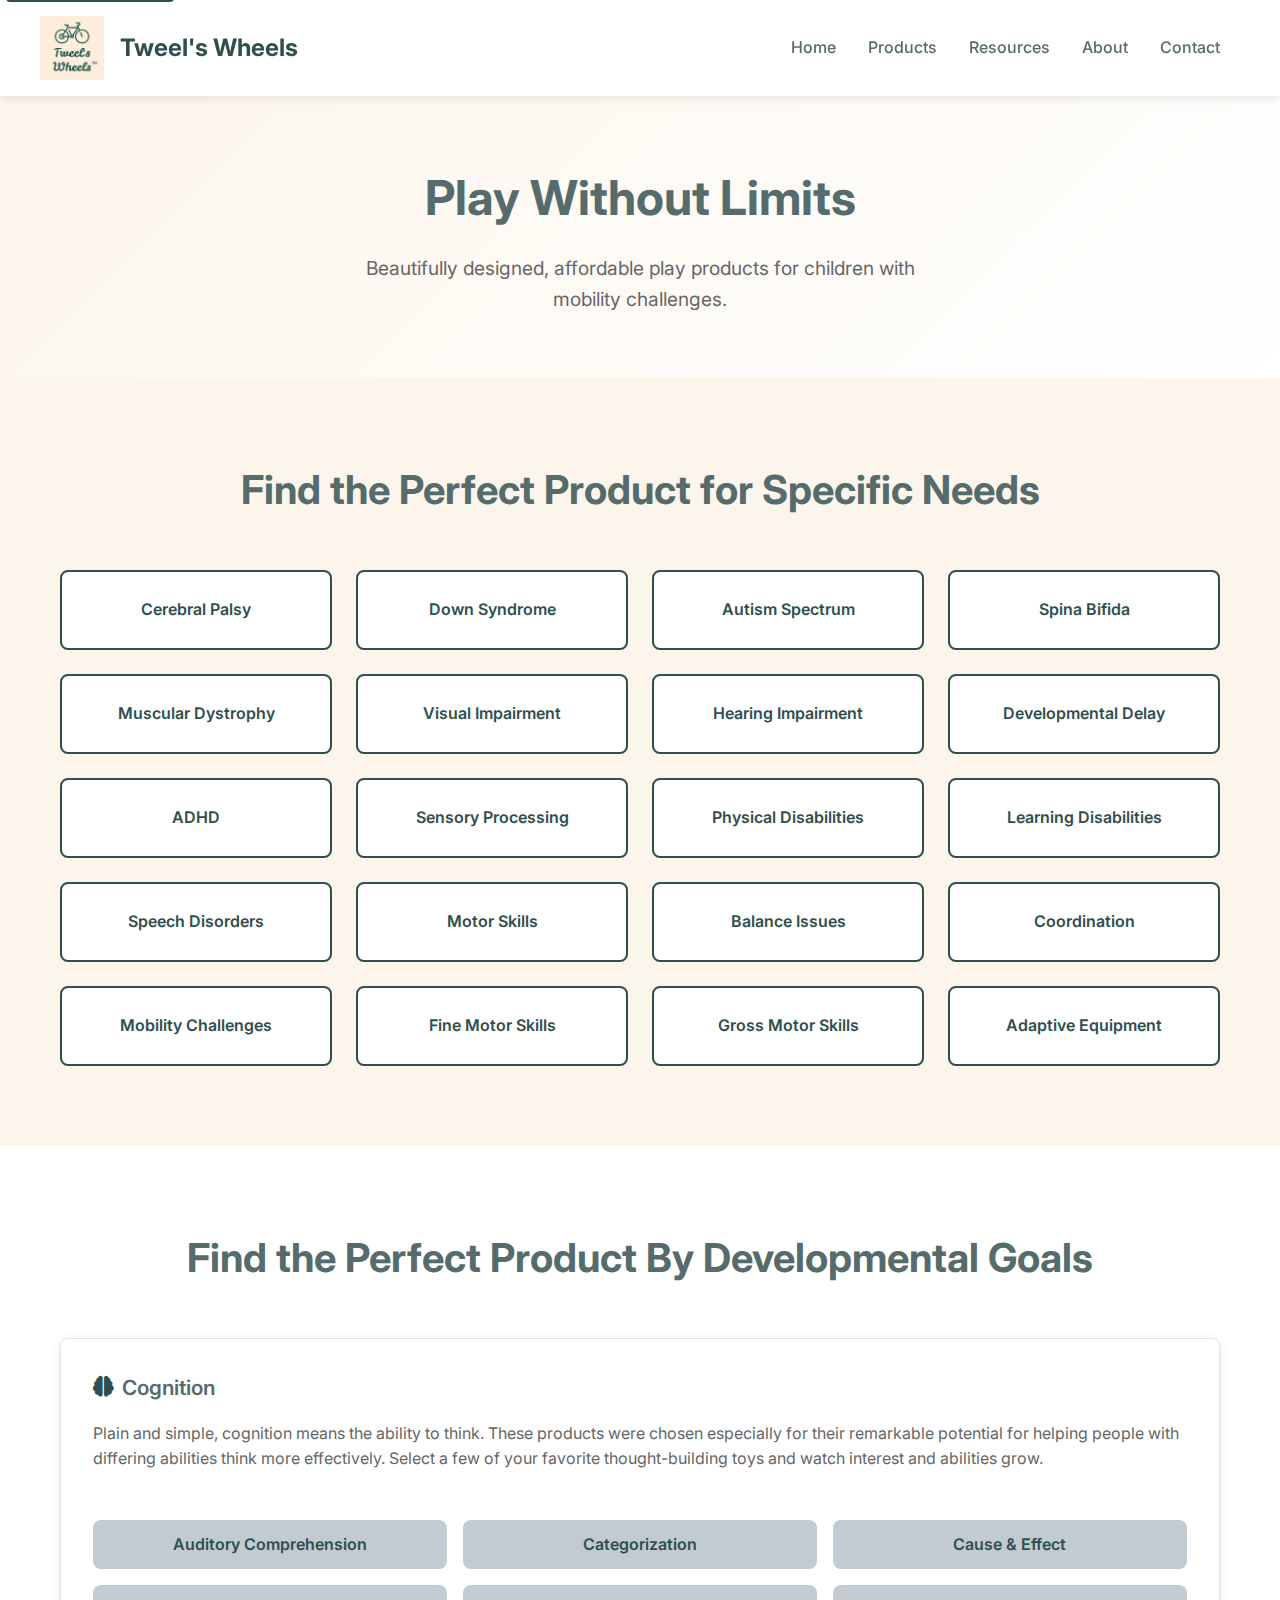
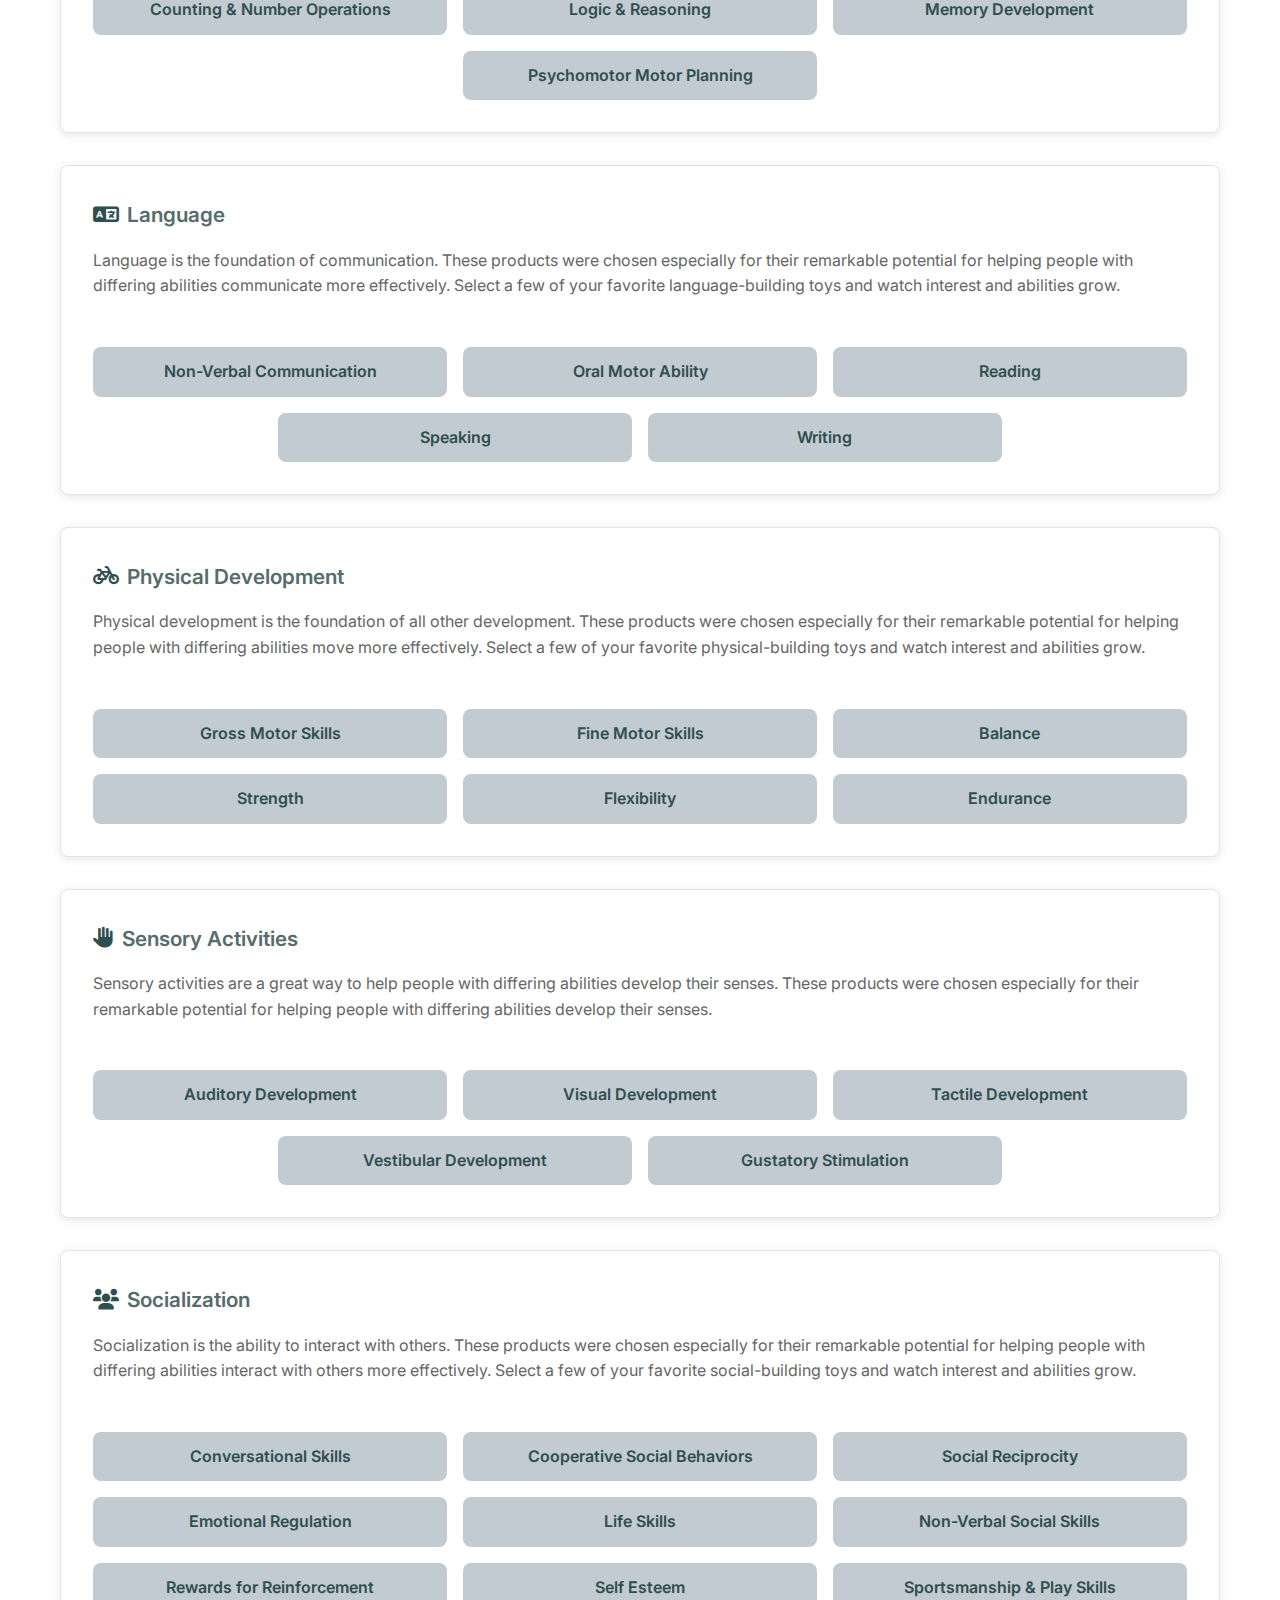
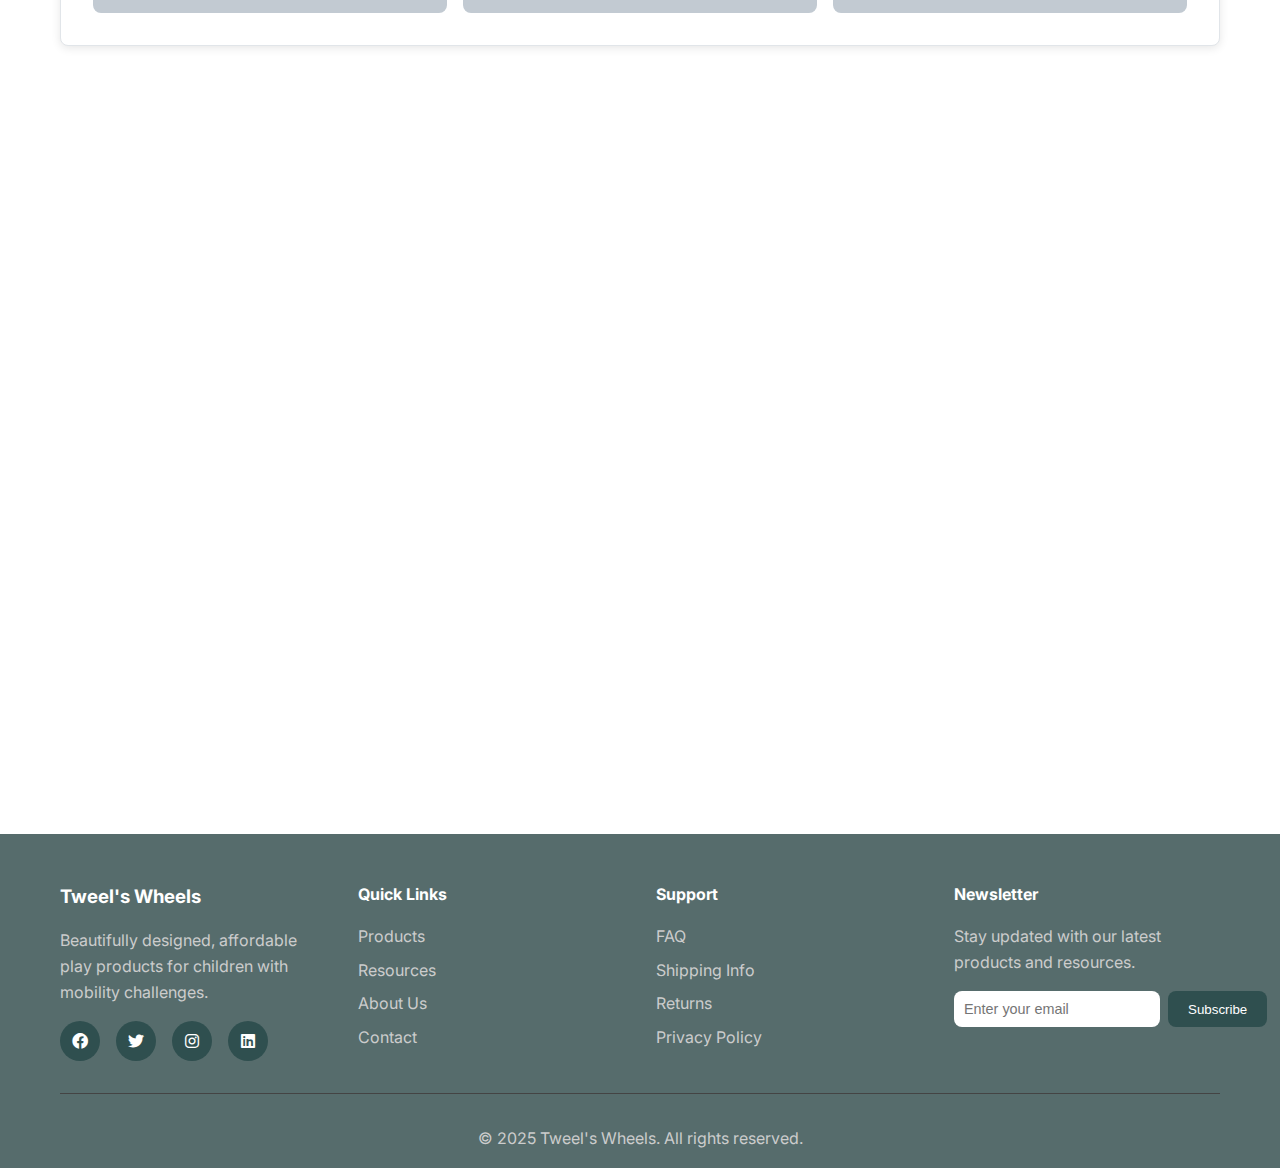
<file: resources.html>
<!DOCTYPE html>
<html lang="en">
<head>
    <meta charset="UTF-8">
    <meta name="viewport" content="width=device-width, initial-scale=1.0">
    <title>Tweel's Wheels</title>
    <meta name="description" content="Comprehensive resources and products for special needs, accessibility, and adaptive riding.">
    <link rel="stylesheet" href="styles.css">
    <link href="https://fonts.googleapis.com/css2?family=Inter:wght@300;400;500;600;700&display=swap" rel="stylesheet">
    <link rel="stylesheet" href="https://cdnjs.cloudflare.com/ajax/libs/font-awesome/6.0.0/css/all.min.css">
</head>
<body>
    <header class="header">
        <nav class="navbar">
            <div class="nav-container">
                <div class="nav-logo">
                    <h1><img src="logo.png" alt="Tweel's Wheels Logo" class="logo-image"> Tweel's Wheels</h1>
                </div>
                <ul class="nav-menu">
                    <li><a href="#home">Home</a></li>
                    <li><a href="#products">Products</a></li>
                    <li><a href="#resources">Resources</a></li>
                    <li><a href="#about">About</a></li>
                    <li><a href="#contact">Contact</a></li>
                </ul>
                <div class="nav-toggle">
                    <span></span>
                    <span></span>
                    <span></span>
                </div>
            </div>
        </nav>
    </header>

    <main>
        <section id="home" class="resources-hero">
            <div class="container">
                <h1>Play Without Limits</h1>
                <p>Beautifully designed, affordable play products for children with mobility challenges.</p>
            </div>
        </section>

        <section id="resources" class="resources">
            <div class="container">
                <h2>Find the Perfect Product for Specific Needs</h2>
                <div class="button-grid">
                    <a href="#" class="resource-button">Cerebral Palsy</a>
                    <a href="#" class="resource-button">Down Syndrome</a>
                    <a href="#" class="resource-button">Autism Spectrum</a>
                    <a href="#" class="resource-button">Spina Bifida</a>
                    <a href="#" class="resource-button">Muscular Dystrophy</a>
                    <a href="#" class="resource-button">Visual Impairment</a>
                    <a href="#" class="resource-button">Hearing Impairment</a>
                    <a href="#" class="resource-button">Developmental Delay</a>
                    <a href="adhd-products.html" class="resource-button">ADHD</a>
                    <a href="#" class="resource-button">Sensory Processing</a>
                    <a href="#" class="resource-button">Physical Disabilities</a>
                    <a href="#" class="resource-button">Learning Disabilities</a>
                    <a href="#" class="resource-button">Speech Disorders</a>
                    <a href="#" class="resource-button">Motor Skills</a>
                    <a href="#" class="resource-button">Balance Issues</a>
                    <a href="#" class="resource-button">Coordination</a>
                    <a href="#" class="resource-button">Mobility Challenges</a>
                    <a href="#" class="resource-button">Fine Motor Skills</a>
                    <a href="#" class="resource-button">Gross Motor Skills</a>
                    <a href="#" class="resource-button">Adaptive Equipment</a>
                </div>
            </div>
        </section>

        <section id="products" class="additional-resources">
            <div class="container">
                <h2>Find the Perfect Product By Developmental Goals</h2>
                <div class="resources-detail-grid">
                    <div class="resource-detail-card">
                        <h3><i class="fas fa-brain"></i>Cognition</h3>
                        <p>Plain and simple, cognition means the ability to think. These products were chosen especially for their remarkable potential for helping people with differing abilities think more effectively. Select a few of your favorite thought-building toys and watch interest and abilities grow.</p>      
                        <div class="btn-container">
                            <a href="#" class="btn btn-primary">Auditory Comprehension</a>
                            <a href="#" class="btn btn-primary">Categorization</a>    
                            <a href="#" class="btn btn-primary">Cause & Effect</a>
                            <a href="#" class="btn btn-primary">Counting & Number Operations</a>
                            <a href="#" class="btn btn-primary">Logic & Reasoning</a>
                            <a href="#" class="btn btn-primary">Memory Development</a>
                            <a href="#" class="btn btn-primary">Psychomotor Motor Planning</a>
                        </div>
                    </div>
                    <div class="resource-detail-card">
                        <h3><i class="fas fa-language"></i> Language</h3>
                        <p>Language is the foundation of communication. These products were chosen especially for their remarkable potential for helping people with differing abilities communicate more effectively. Select a few of your favorite language-building toys and watch interest and abilities grow.</p>
                        <div class="btn-container">
                            <a href="#" class="btn btn-primary">Non-Verbal Communication</a>
                            <a href="#" class="btn btn-primary">Oral Motor Ability</a>
                            <a href="#" class="btn btn-primary">Reading</a>
                            <a href="#" class="btn btn-primary">Speaking</a>
                            <a href="#" class="btn btn-primary">Writing</a>
                        </div>
                    </div>
                    <div class="resource-detail-card">
                        <h3><i class="fas fa-bicycle"></i> Physical Development</h3>
                        <p>Physical development is the foundation of all other development. These products were chosen especially for their remarkable potential for helping people with differing abilities move more effectively. Select a few of your favorite physical-building toys and watch interest and abilities grow.</p>
                        <div class="btn-container">
                            <a href="#" class="btn btn-primary">Gross Motor Skills</a>
                            <a href="#" class="btn btn-primary">Fine Motor Skills</a>
                            <a href="#" class="btn btn-primary">Balance</a>
                            <a href="#" class="btn btn-primary">Strength</a>
                            <a href="#" class="btn btn-primary">Flexibility</a>
                            <a href="#" class="btn btn-primary">Endurance</a>
                        </div>
                    </div>
                    <div class="resource-detail-card">
                        <h3><i class="fas fa-hand"></i> Sensory Activities</h3>
                        <p>Sensory activities are a great way to help people with differing abilities develop their senses. These products were chosen especially for their remarkable potential for helping people with differing abilities develop their senses.</p>
                        <div class="btn-container">
                            <a href="#" class="btn btn-primary">Auditory Development</a>
                            <a href="#" class="btn btn-primary">Visual Development</a>
                            <a href="#" class="btn btn-primary">Tactile Development</a>
                            <a href="#" class="btn btn-primary">Vestibular Development</a>
                            <a href="#" class="btn btn-primary">Gustatory Stimulation</a>
                        </div>
                    </div>
                    <div class="resource-detail-card">
                        <h3><i class="fas fa-users"></i> Socialization</h3>
                        <p>Socialization is the ability to interact with others. These products were chosen especially for their remarkable potential for helping people with differing abilities interact with others more effectively. Select a few of your favorite social-building toys and watch interest and abilities grow.</p>
                         <div class="btn-container">
                             <a href="#" class="btn btn-primary">Conversational Skills</a>
                             <a href="#" class="btn btn-primary">Cooperative Social Behaviors</a>
                             <a href="#" class="btn btn-primary">Social Reciprocity</a>
                             <a href="#" class="btn btn-primary">Emotional Regulation</a>
                             <a href="#" class="btn btn-primary">Life Skills</a>
                             <a href="#" class="btn btn-primary">Non-Verbal Social Skills</a>
                             <a href="#" class="btn btn-primary">Rewards for Reinforcement</a>
                             <a href="#" class="btn btn-primary">Self Esteem</a>
                             <a href="#" class="btn btn-primary">Sportsmanship & Play Skills</a>
                         </div>
                    </div>
                </div>
            </div>
        </section>

        <section id="about" class="about">
            <div class="container">
                <div class="about-content">
                    <div class="about-text">
                        <h2>About Tweel's Wheels</h2>
                        <p>Tweel's Wheels™ offers adaptive play products that are accessible, appealing, and affordable. Our flagship product, an adaptive bicycle, is customized to each child's unique needs and preferences, at a competitive price.</p>
                        <p>At Tweel's Wheels™ we prioritize customer engagement, feedback, and community-building, to further learn from and build with our customers and users. As we continue to do so, we will expand our product offerings to include a broader range of inclusive play solutions, ensuring all children have the opportunity to experience the joy of play.</p>
                        <p>We're actively seeking families interested in becoming a part of our community of testers so we can build with, not for, you. Try early models, give feedback, and help us build better bikes for all!</p>
                    </div>
                    <div class="about-image">
                        <div class="image-placeholder">
                            <img src="bicycle_sunset.png" alt="Bicycle at sunset" class="about-image">
                        </div>
                    </div>
                </div>
            </div>
        </section>
    </main>

    <footer class="footer">
        <div class="container">
            <div class="footer-content">
                <div class="footer-section">
                    <h3>Tweel's Wheels</h3>
                    <p>Beautifully designed, affordable play products for children with mobility challenges.</p>
                    <div class="social-links">
                        <a href="#"><i class="fab fa-facebook"></i></a>
                        <a href="#"><i class="fab fa-twitter"></i></a>
                        <a href="#"><i class="fab fa-instagram"></i></a>
                        <a href="#"><i class="fab fa-linkedin"></i></a>
                    </div>
                </div>
                <div class="footer-section">
                    <h4>Quick Links</h4>
                    <ul>
                        <li><a href="#products">Products</a></li>
                        <li><a href="#resources">Resources</a></li>
                        <li><a href="#about">About Us</a></li>
                        <li><a href="#contact">Contact</a></li>
                    </ul>
                </div>
                <div class="footer-section">
                    <h4>Support</h4>
                    <ul>
                        <li><a href="#">FAQ</a></li>
                        <li><a href="#">Shipping Info</a></li>
                        <li><a href="#">Returns</a></li>
                        <li><a href="#">Privacy Policy</a></li>
                    </ul>
                </div>
                <div class="footer-section">
                    <h4>Newsletter</h4>
                    <p>Stay updated with our latest products and resources.</p>
                    <form class="newsletter-form">
                        <input type="email" placeholder="Enter your email" required>
                        <button type="submit">Subscribe</button>
                    </form>
                </div>
            </div>
            <div class="footer-bottom">
                <p>&copy; 2025 Tweel's Wheels. All rights reserved.</p>
            </div>
        </div>
    </footer>

    <script src="script.js"></script>
</body>
</html>
</file>
<file: styles.css>
/* Reset and Base Styles */
* {
    margin: 0;
    padding: 0;
    box-sizing: border-box;
}

:root {
    --primary-color: #2f4f4f;
    --secondary-color: #a1b0ba;
    --accent-color: #B5751B;
    --success-color: #4CAF50;
    --warning-color: #FF9800;
    --text-primary: #566c6c;
    --text-secondary: #666666;
    --text-light: #999999;
    --background-light: #fcf5eb;
    --background-white: #FFFFFF;
    --border-color: #E1E5E9;
    --shadow-light: 0 2px 10px rgba(0, 0, 0, 0.1);
    --shadow-medium: 0 4px 20px rgba(0, 0, 0, 0.15);
    --border-radius: 8px;
    --transition: all 0.3s ease;
}

body {
    font-family: 'Inter', -apple-system, BlinkMacSystemFont, 'Segoe UI', Roboto, sans-serif;
    line-height: 1.6;
    color: var(--text-primary);
    background-color: #FFFFFF;
    overflow-x: hidden;
}

/* Accessibility Improvements */
:focus {
    outline: 2px solid var(--primary-color);
    outline-offset: 2px;
}

/* Skip to main content link for screen readers */
.skip-link {
    position: absolute;
    top: -40px;
    left: 6px;
    background: var(--primary-color);
    color: white;
    padding: 8px;
    text-decoration: none;
    border-radius: 4px;
    z-index: 1000;
}

.skip-link:focus {
    top: 6px;
}

/* Container */
.container {
    max-width: 1200px;
    margin: 0 auto;
    padding: 0 20px;
}

/* Header and Navigation */
.header {
    background: var(--background-white);
    box-shadow: var(--shadow-light);
    position: sticky;
    top: 0;
    z-index: 100;
}

.navbar {
    padding: 1rem 0;
}

.nav-container {
    display: flex;
    justify-content: space-between;
    align-items: center;
    max-width: 1200px;
    margin: 0 auto;
    padding: 0 20px;
    padding-left: 0rem;
}

.nav-logo h1 {
    font-size: 1.5rem;
    font-weight: 700;
    color: var(--primary-color);
    display: flex;
    align-items: center;
    gap: 0.5rem;
}

.logo-image {
    width: 4rem;
    height: 4rem;
    object-fit: contain;
    margin-right: 0.5rem;
}

.nav-menu {
    display: flex;
    list-style: none;
    gap: 2rem;
    align-items: center;
}

.nav-menu a {
    text-decoration: none;
    color: var(--text-primary);
    font-weight: 500;
    transition: var(--transition);
    position: relative;
}

.nav-menu a:hover {
    color: var(--primary-color);
}

.nav-menu a::after {
    content: '';
    position: absolute;
    bottom: -5px;
    left: 0;
    width: 0;
    height: 2px;
    background: var(--primary-color);
    transition: var(--transition);
}

.nav-menu a:hover::after {
    width: 100%;
}

.nav-toggle {
    display: none;
    flex-direction: column;
    cursor: pointer;
    gap: 4px;
}

.nav-toggle span {
    width: 25px;
    height: 3px;
    background: var(--text-primary);
    transition: var(--transition);
}

/* Hero Section */
.hero {
    display: grid;
    grid-template-columns: 1fr 1fr;
    gap: 4rem;
    align-items: center;
    min-height: 80vh;
    padding: 4rem 0;
    padding-left: 12rem;
    background: linear-gradient(135deg, var(--background-light) 0%, var(--background-white) 100%);
}

.hero-content h2 {
    font-size: 4rem;
    font-weight: 700;
    color: var(--text-primary);
    margin-bottom: 1.5rem;
    line-height: 1.2;
}

.hero-content p {
    font-size: 1.5rem;
    color: var(--text-secondary);
    margin-bottom: 2rem;
    line-height: 1.6;
}

.hero-buttons {
    display: flex;
    gap: 1rem;
    flex-wrap: wrap;
}

.btn {
    display: inline-block;
    padding: 12px 24px;
    border-radius: var(--border-radius);
    text-decoration: none;
    font-weight: 600;
    transition: var(--transition);
    border: none;
    cursor: pointer;
    font-size: 1rem;
}

.btn-primary {
    background: var(--primary-color);
    color: white;
}

.btn-primary:hover {
    background: #a8b3c0;
    color: #2f4f4f;
    transform: translateY(-2px);
    box-shadow: var(--shadow-medium);
}

.btn-secondary {
    background: transparent;
    color: var(--primary-color);
    border: 2px solid var(--primary-color);
}

.btn-secondary:hover {
    background: var(--primary-color);
    color: white;
    transform: translateY(-2px);
}

.hero-image {
    display: flex;
    justify-content: center;
    align-items: center;
}

.accessibility-icons {
    display: grid;
    grid-template-columns: repeat(2, 1fr);
    gap: 2rem;
    max-width: 300px;
}

.accessibility-icons i {
    font-size: 4rem;
    color: var(--primary-color);
    text-align: center;
    animation: float 3s ease-in-out infinite;
}

.accessibility-icons i:nth-child(2) {
    animation-delay: 0.5s;
}

.accessibility-icons i:nth-child(3) {
    animation-delay: 1s;
}

.accessibility-icons i:nth-child(4) {
    animation-delay: 1.5s;
}

@keyframes float {
    0%, 100% { transform: translateY(0px); }
    50% { transform: translateY(-10px); }
}

/* Products Section */
.products {
    padding: 5rem 0;
    background: var(--background-white);
}

.products h2 {
    text-align: center;
    font-size: 2.5rem;
    font-weight: 700;
    margin-bottom: 3rem;
    color: var(--text-primary);
}

.product-categories {
    display: grid;
    grid-template-columns: repeat(auto-fit, minmax(280px, 1fr));
    gap: 2rem;
}

.category-card {
    background: var(--background-white);
    padding: 2rem;
    border-radius: var(--border-radius);
    box-shadow: var(--shadow-light);
    text-align: center;
    transition: var(--transition);
    border: 1px solid var(--border-color);
}

.category-card:hover {
    transform: translateY(-5px);
    box-shadow: var(--shadow-medium);
}

.category-icon {
    width: 80px;
    height: 80px;
    background: linear-gradient(135deg, var(--primary-color), var(--secondary-color));
    border-radius: 50%;
    display: flex;
    align-items: center;
    justify-content: center;
    margin: 0 auto 1.5rem;
}

.category-icon i {
    font-size: 2rem;
    color: white;
}

.category-card h3 {
    font-size: 1.5rem;
    font-weight: 600;
    margin-bottom: 1rem;
    color: var(--text-primary);
}

.category-card p {
    color: var(--text-secondary);
    margin-bottom: 1.5rem;
    line-height: 1.6;
}

.category-link {
    color: var(--primary-color);
    text-decoration: none;
    font-weight: 600;
    transition: var(--transition);
}

.category-link:hover {
    color: var(--secondary-color);
}

/* Resources Section */
.resources {
    padding: 5rem 0;
    background: var(--background-light);
}

.resources h2 {
    text-align: center;
    font-size: 2.5rem;
    font-weight: 700;
    margin-bottom: 3rem;
    color: var(--text-primary);
}

.resources-grid {
    display: grid;
    grid-template-columns: repeat(auto-fit, minmax(300px, 1fr));
    gap: 2rem;
}

.resource-card {
    background: var(--background-white);
    padding: 2rem;
    border-radius: var(--border-radius);
    box-shadow: var(--shadow-light);
    transition: var(--transition);
}

.resource-card:hover {
    transform: translateY(-3px);
    box-shadow: var(--shadow-medium);
}

.resource-card h3 {
    font-size: 1.3rem;
    font-weight: 600;
    margin-bottom: 1rem;
    color: var(--text-primary);
    display: flex;
    align-items: center;
    gap: 0.5rem;
}

.resource-card h3 i {
    color: var(--primary-color);
}

.resource-card ul {
    list-style: none;
    padding: 0;
}

.resource-card li {
    padding: 0.5rem 0;
    color: var(--text-secondary);
    position: relative;
    padding-left: 1.5rem;
}

.resource-card li::before {
    content: '✓';
    position: absolute;
    left: 0;
    color: var(--success-color);
    font-weight: bold;
}

/* About Section */
.about {
    padding: 5rem 0;
    background: var(--background-white);
}

.about-content {
    display: grid;
    grid-template-columns: 1fr 1fr;
    gap: 4rem;
    align-items: center;
}

.about-text h2 {
    font-size: 2.5rem;
    font-weight: 700;
    margin-bottom: 1.5rem;
    color: var(--text-primary);
}

.about-text p {
    font-size: 1.1rem;
    color: var(--text-secondary);
    margin-bottom: 1.5rem;
    line-height: 1.7;
}

.about-stats {
    display: flex;
    gap: 2rem;
    margin-top: 2rem;
}

.stat {
    text-align: center;
}

.stat-number {
    display: block;
    font-size: 2rem;
    font-weight: 700;
    color: var(--primary-color);
}

.stat-label {
    font-size: 0.9rem;
    color: var(--text-secondary);
    text-transform: uppercase;
    letter-spacing: 0.5px;
}

.about-image {
    display: flex;
    justify-content: center;
    align-items: center;
}

.image-placeholder {
    width: 500px;
    height: 500px;
    background: linear-gradient(135deg, var(--primary-color), var(--secondary-color));
    border-radius: 50%;
    display: flex;
    flex-direction: column;
    align-items: center;
    justify-content: center;
    color: white;
    text-align: center;
    overflow: hidden;
    position: relative;
}

.image-placeholder i {
    font-size: 4rem;
    margin-bottom: 1rem;
}

.image-placeholder img.about-image {
    width: 100%;
    height: 100%;
    object-fit: cover;
    border-radius: 50%;
    position: absolute;
    top: 0;
    left: 0;
}

.image-placeholder p {
    font-size: 1.1rem;
    font-weight: 500;
}

/* Contact Section */
.contact {
    padding: 5rem 0;
    background: var(--background-light);
}

.contact h2 {
    text-align: center;
    font-size: 2.5rem;
    font-weight: 700;
    margin-bottom: 3rem;
    color: var(--text-primary);
}

.contact-content {
    display: grid;
    grid-template-columns: 1fr 1fr;
    gap: 4rem;
}

.contact-info h3 {
    font-size: 1.5rem;
    font-weight: 600;
    margin-bottom: 2rem;
    color: var(--text-primary);
}

.contact-item {
    display: flex;
    align-items: center;
    gap: 1rem;
    margin-bottom: 1.5rem;
    padding: 1rem;
    background: var(--background-white);
    border-radius: var(--border-radius);
    box-shadow: var(--shadow-light);
}

.contact-item i {
    font-size: 1.2rem;
    color: var(--primary-color);
    width: 20px;
}

.contact-form {
    background: var(--background-white);
    padding: 2rem;
    border-radius: var(--border-radius);
    box-shadow: var(--shadow-light);
}

.form-group {
    margin-bottom: 1.5rem;
}

.form-group label {
    display: block;
    margin-bottom: 0.5rem;
    font-weight: 500;
    color: var(--text-primary);
}

.form-group input,
.form-group select,
.form-group textarea {
    width: 100%;
    padding: 12px;
    border: 1px solid var(--border-color);
    border-radius: var(--border-radius);
    font-size: 1rem;
    transition: var(--transition);
}

.form-group input:focus,
.form-group select:focus,
.form-group textarea:focus {
    border-color: var(--primary-color);
    box-shadow: 0 0 0 3px rgba(74, 144, 226, 0.1);
}

/* Footer */
.footer {
    background: var(--text-primary);
    color: white;
    padding: 3rem 0 1rem;
}

.footer-content {
    display: grid;
    grid-template-columns: repeat(auto-fit, minmax(250px, 1fr));
    gap: 2rem;
    margin-bottom: 2rem;
}

.footer-section h3,
.footer-section h4 {
    margin-bottom: 1rem;
    color: white;
}

.footer-section p {
    color: #CCCCCC;
    line-height: 1.6;
    margin-bottom: 1rem;
}

.footer-section ul {
    list-style: none;
}

.footer-section ul li {
    margin-bottom: 0.5rem;
}

.footer-section ul li a {
    color: #CCCCCC;
    text-decoration: none;
    transition: var(--transition);
}

.footer-section ul li a:hover {
    color: var(--primary-color);
}

.social-links {
    display: flex;
    gap: 1rem;
    margin-top: 1rem;
}

.social-links a {
    display: inline-block;
    width: 40px;
    height: 40px;
    background: var(--primary-color);
    color: white;
    text-align: center;
    line-height: 40px;
    border-radius: 50%;
    transition: var(--transition);
}

.social-links a:hover {
    background: var(--secondary-color);
    transform: translateY(-2px);
}

.newsletter-form {
    display: flex;
    gap: 0.5rem;
    margin-top: 1rem;
}

.newsletter-form input {
    flex: 1;
    padding: 10px;
    border: none;
    border-radius: var(--border-radius);
    font-size: 0.9rem;
}

.newsletter-form button {
    padding: 10px 20px;
    background: var(--primary-color);
    color: white;
    border: none;
    border-radius: var(--border-radius);
    cursor: pointer;
    transition: var(--transition);
}

.newsletter-form button:hover {
    background: var(--secondary-color);
}

.footer-bottom {
    text-align: center;
    padding-top: 2rem;
    border-top: 1px solid #444;
    color: #CCCCCC;
}

/* Responsive Design */
@media (max-width: 768px) {
    .nav-menu {
        display: none;
    }
    
    .nav-toggle {
        display: flex;
    }
    
    .hero {
        grid-template-columns: 1fr;
        text-align: center;
        padding: 2rem 0;
    }
    
    .hero-content h2 {
        font-size: 2rem;
    }
    
    .hero-buttons {
        justify-content: center;
    }
    
    .about-content {
        grid-template-columns: 1fr;
        text-align: center;
    }
    
    .contact-content {
        grid-template-columns: 1fr;
    }
    
    .about-stats {
        justify-content: center;
    }
    
    .accessibility-icons {
        grid-template-columns: repeat(2, 1fr);
        gap: 1rem;
    }
    
    .accessibility-icons i {
        font-size: 2.5rem;
    }
    
    .image-placeholder {
        width: 200px;
        height: 200px;
    }
    
    .image-placeholder i {
        font-size: 3rem;
    }
}

@media (max-width: 480px) {
    .container {
        padding: 0 15px;
    }
    
    .hero-content h2 {
        font-size: 1.8rem;
    }
    
    .products h2,
    .resources h2,
    .about-text h2,
    .contact h2 {
        font-size: 2rem;
    }
    
    .category-card,
    .resource-card {
        padding: 1.5rem;
    }
    
    .about-stats {
        flex-direction: column;
        gap: 1rem;
    }
    
    .contact-item {
        flex-direction: column;
        text-align: center;
        gap: 0.5rem;
    }
}

/* High contrast mode support */
@media (prefers-contrast: high) {
    :root {
        --primary-color: #0000FF;
        --text-primary: #000000;
        --text-secondary: #333333;
        --border-color: #000000;
    }
}

/* Reduced motion support */
@media (prefers-reduced-motion: reduce) {
    * {
        animation-duration: 0.01ms !important;
        animation-iteration-count: 1 !important;
        transition-duration: 0.01ms !important;
    }
    
    .accessibility-icons i {
        animation: none;
    }
}

/* Resources Page Styles */
.resources-hero {
    background: linear-gradient(135deg, var(--background-light) 0%, var(--background-white) 100%);
    padding: 4rem 0;
    text-align: center;
}

.resources-hero h1 {
    font-size: 3rem;
    font-weight: 700;
    color: var(--text-primary);
    margin-bottom: 1rem;
}

.resources-hero p {
    font-size: 1.2rem;
    color: var(--text-secondary);
    max-width: 600px;
    margin: 0 auto;
}

.additional-resources {
    padding: 5rem 0;
    background: var(--background-white);
}

.additional-resources h2 {
    text-align: center;
    font-size: 2.5rem;
    font-weight: 700;
    margin-bottom: 3rem;
    color: var(--text-primary);
}

.resources-detail-grid {
    display: grid;
    grid-template-columns: repeat(1, 1fr);
    gap: 2rem;
}

.resource-detail-card {
    background: var(--background-white);
    padding: 2rem;
    border-radius: var(--border-radius);
    box-shadow: var(--shadow-light);
    transition: var(--transition);
    border: 1px solid var(--border-color);
}

.resource-detail-card:hover {
    transform: translateY(-3px);
    box-shadow: var(--shadow-medium);
}

.resource-detail-card h3 {
    font-size: 1.3rem;
    font-weight: 600;
    margin-bottom: 1rem;
    color: var(--text-primary);
    display: flex;
    align-items: center;
    gap: 0.5rem;
}

.resource-detail-card h3 i {
    color: var(--primary-color);
}

.resource-detail-card p {
    color: var(--text-secondary);
    margin-bottom: 1.5rem;
    line-height: 1.6;
}

/* Button Grid Styles */
.button-grid {
    display: grid;
    grid-template-columns: repeat(4, 1fr);
    gap: 1.5rem;
    margin-top: 2rem;
}

.resource-button {
    background: var(--background-white);
    border: 2px solid var(--primary-color);
    color: var(--primary-color);
    padding: 1.5rem 1rem;
    border-radius: var(--border-radius);
    font-size: 1rem;
    font-weight: 600;
    cursor: pointer;
    transition: var(--transition);
    text-align: center;
    min-height: 80px;
    display: flex;
    align-items: center;
    justify-content: center;
    text-decoration: none;
}

.resource-button:hover {
    background: var(--primary-color);
    color: white;
    transform: translateY(-2px);
    box-shadow: var(--shadow-medium);
}

.resource-button:focus {
    outline: 2px solid var(--primary-color);
    outline-offset: 2px;
}

/* Responsive button grid */
@media (max-width: 1024px) {
    .button-grid {
        grid-template-columns: repeat(3, 1fr);
    }
}

@media (max-width: 768px) {
    .button-grid {
        grid-template-columns: repeat(2, 1fr);
    }
}

@media (max-width: 480px) {
    .button-grid {
        grid-template-columns: 1fr;
    }
    
    .resource-button {
        min-height: 60px;
        padding: 1rem 0.5rem;
        font-size: 0.9rem;
    }
}

.goal-button-grid {
    display: grid;
    grid-template-columns: repeat(2, 1fr);
    gap: 1rem;
}

/* Button alignment within cards */
.resource-detail-card .btn {
    display: inline-block;
    margin: 0.5rem 0.5rem 0.5rem 0;
    min-width: 120px;
    text-align: center;
}

/* Create a grid for multiple buttons in a card */
.resource-detail-card {
    display: flex;
    flex-direction: column;
}

.resource-detail-card .btn-container {
    display: grid;
    grid-template-columns: repeat(3, 1fr);
    gap: 1rem;
    margin-top: 1.5rem;
    text-align: center;
    justify-items: center;
}

/* Center the last row when it has fewer items */
.resource-detail-card .btn-container:has(:nth-child(7):last-child) {
    grid-template-columns: repeat(3, 1fr);
}

.resource-detail-card .btn-container:has(:nth-child(7):last-child) .btn:nth-child(7) {
    grid-column: 2;
}

/* Alternative approach for better browser support */
.resource-detail-card .btn-container {
    display: flex;
    flex-wrap: wrap;
    justify-content: center;
    gap: 1rem;
    margin-top: 1.5rem;
}

.resource-detail-card .btn-container .btn {
    flex: 0 0 calc(33.333% - 0.67rem);
    min-width: 120px;
    background-color: #c2cad2;
    border-color: #c2cad2;
    color: #2f4f4f;
}

.resource-detail-card .btn-container .btn {
    margin: 0;
    width: 100%;
}



/* Print styles */
@media print {
    .header,
    .footer,
    .nav-toggle,
    .hero-buttons,
    .social-links,
    .newsletter-form {
        display: none;
    }
    
    body {
        font-size: 12pt;
        line-height: 1.4;
    }
    
    .hero {
        min-height: auto;
        padding: 1rem 0;
    }
    
    .hero-content h2 {
        font-size: 18pt;
    }
}

/* ADHD Products Page Styles */
.product-hero {
    background: linear-gradient(135deg, var(--background-light) 0%, var(--background-white) 100%);
    padding: 4rem 0;
    text-align: center;
}

.product-hero h1 {
    font-size: 3rem;
    font-weight: 700;
    color: var(--text-primary);
    margin-bottom: 1rem;
}

.product-hero p {
    font-size: 1.2rem;
    color: var(--text-secondary);
    max-width: 600px;
    margin: 0 auto;
}

.product-categories {
    padding: 3rem 0;
    background: var(--background-white);
}

.product-categories h2 {
    text-align: center;
    font-size: 2rem;
    font-weight: 700;
    margin-bottom: 2rem;
    color: var(--text-primary);
}

.category-tabs {
    display: flex;
    justify-content: center;
    gap: 1rem;
    flex-wrap: wrap;
    margin-bottom: 2rem;
}

.tab-button {
    background: var(--background-white);
    border: 2px solid var(--primary-color);
    color: var(--primary-color);
    padding: 12px 24px;
    border-radius: var(--border-radius);
    font-size: 1rem;
    font-weight: 600;
    cursor: pointer;
    transition: var(--transition);
    text-decoration: none;
}

.tab-button:hover,
.tab-button.active {
    background: var(--primary-color);
    color: white;
}

.products-section {
    padding: 3rem 0;
    background: var(--background-light);
}

.product-grid {
    display: none;
    grid-template-columns: repeat(auto-fit, minmax(350px, 1fr));
    gap: 2rem;
}

.product-grid.active {
    display: grid;
}

.product-card {
    background: var(--background-white);
    border-radius: var(--border-radius);
    box-shadow: var(--shadow-light);
    overflow: hidden;
    transition: var(--transition);
}

.product-card:hover {
    transform: translateY(-5px);
    box-shadow: var(--shadow-medium);
}

.product-image {
    background: linear-gradient(135deg, #a1b0ba, #c2cad2);
    height: 70px;
    display: flex;
    align-items: center;
    justify-content: center;
}

.product-image i {
    font-size: 3rem;
    color: #958f5c;
}

.product-info {
    padding: 2rem;
}

.product-info h3 {
    font-size: 1.5rem;
    font-weight: 600;
    margin-bottom: 0.5rem;
    color: var(--text-primary);
}

.brand {
    color: var(--primary-color);
    font-weight: 600;
    margin-bottom: 1rem;
}

.description {
    color: var(--text-secondary);
    margin-bottom: 1.5rem;
    line-height: 1.6;
}

.product-features {
    display: flex;
    flex-wrap: wrap;
    gap: 0.5rem;
    margin-bottom: 1.5rem;
}

.feature {
    background: var(--background-light);
    color: var(--text-secondary);
    padding: 0.25rem 0.75rem;
    border-radius: 20px;
    font-size: 0.8rem;
    font-weight: 500;
}

.product-links {
    display: flex;
    gap: 1rem;
    flex-wrap: wrap;
}

.product-links .btn {
    flex: 1;
    min-width: 120px;
    text-align: center;
}

.expert-advice {
    padding: 4rem 0;
    background: var(--background-white);
}

.expert-advice h2 {
    text-align: center;
    font-size: 2.5rem;
    font-weight: 700;
    margin-bottom: 3rem;
    color: var(--text-primary);
}

.advice-grid {
    display: grid;
    grid-template-columns: repeat(auto-fit, minmax(300px, 1fr));
    gap: 2rem;
}

.advice-card {
    background: var(--background-light);
    padding: 2rem;
    border-radius: var(--border-radius);
    border-left: 4px solid var(--primary-color);
}

.advice-card h3 {
    font-size: 1.3rem;
    font-weight: 600;
    margin-bottom: 1rem;
    color: var(--text-primary);
    display: flex;
    align-items: center;
    gap: 0.5rem;
}

.advice-card h3 i {
    color: var(--primary-color);
}

.advice-card ul {
    list-style: none;
    padding: 0;
}

.advice-card li {
    padding: 0.5rem 0;
    color: var(--text-secondary);
    position: relative;
    padding-left: 1.5rem;
}

.advice-card li::before {
    content: '✓';
    position: absolute;
    left: 0;
    color: var(--success-color);
    font-weight: bold;
}

/* Responsive design for ADHD products page */
@media (max-width: 768px) {
    .product-hero h1 {
        font-size: 2rem;
    }
    
    .category-tabs {
        flex-direction: column;
        align-items: center;
    }
    
    .tab-button {
        width: 200px;
    }
    
    .product-grid {
        grid-template-columns: 1fr;
    }
    
    .product-links {
        flex-direction: column;
    }
} 

/* Search Functionality Styles */
.search-container {
    margin-bottom: 2rem;
}

.search-box {
    position: relative;
    max-width: 600px;
    margin: 0 auto 1rem;
}

.search-icon {
    position: absolute;
    left: 1rem;
    top: 50%;
    transform: translateY(-50%);
    color: var(--text-light);
    font-size: 1.1rem;
    z-index: 2;
}

.search-input {
    width: 100%;
    padding: 1rem 3rem 1rem 3rem;
    border: 2px solid var(--border-color);
    border-radius: var(--border-radius);
    font-size: 1rem;
    font-family: inherit;
    background-color: var(--background-white);
    transition: var(--transition);
    box-shadow: var(--shadow-light);
}

.search-input:focus {
    outline: none;
    border-color: var(--primary-color);
    box-shadow: var(--shadow-medium);
}

.search-input::placeholder {
    color: var(--text-light);
}

.clear-search {
    position: absolute;
    right: 1rem;
    top: 50%;
    transform: translateY(-50%);
    background: none;
    border: none;
    color: var(--text-light);
    cursor: pointer;
    padding: 0.25rem;
    border-radius: 50%;
    transition: var(--transition);
    z-index: 2;
}

.clear-search:hover {
    color: var(--primary-color);
    background-color: var(--background-light);
}

.search-results-info {
    text-align: center;
    color: var(--text-secondary);
    font-size: 0.9rem;
    margin-bottom: 1rem;
}

/* Search Results Styling */
.resource-button.hidden,
.resource-detail-card.hidden {
    display: none !important;
}

.resource-button.highlighted,
.resource-detail-card.highlighted {
    background-color: var(--accent-color) !important;
    color: white !important;
    transform: scale(1.05);
    box-shadow: var(--shadow-medium);
}

.btn.highlighted {
    background-color: var(--accent-color) !important;
    color: white !important;
    transform: scale(1.05);
}

/* Search Animation */
@keyframes searchFadeIn {
    from {
        opacity: 0;
        transform: translateY(10px);
    }
    to {
        opacity: 1;
        transform: translateY(0);
    }
}

.resource-button:not(.hidden),
.resource-detail-card:not(.hidden) {
    animation: searchFadeIn 0.3s ease-out;
}

/* Responsive Search */
@media (max-width: 768px) {
    .search-input {
        padding: 0.875rem 2.5rem 0.875rem 2.5rem;
        font-size: 0.9rem;
    }
    
    .search-icon {
        font-size: 1rem;
    }
    
    .clear-search {
        padding: 0.2rem;
    }
}

@media (max-width: 480px) {
    .search-input {
        padding: 0.75rem 2.25rem 0.75rem 2.25rem;
        font-size: 0.85rem;
    }
    
    .search-icon {
        font-size: 0.9rem;
    }
} 

/* Faceted Search Styles */
.faceted-search {
    display: grid;
    grid-template-columns: 280px 1fr;
    gap: 2rem;
    margin-top: 2rem;
}

.filters-sidebar {
    background: var(--background-white);
    border-radius: var(--border-radius);
    padding: 1.5rem;
    box-shadow: var(--shadow-light);
    height: fit-content;
    position: sticky;
    top: 120px;
}

.filter-group {
    margin-bottom: 2rem;
    padding: 1rem;
    background: var(--background-light);
    border-radius: var(--border-radius);
    border: 1px solid var(--border-color);
}

.filter-group h3 {
    font-size: 1.1rem;
    font-weight: 600;
    color: var(--primary-color);
    margin-bottom: 1rem;
    padding-bottom: 0.5rem;
    border-bottom: 2px solid var(--border-color);
}

.checkbox-group {
    display: flex;
    flex-direction: column;
    gap: 0.75rem;
}

.checkbox-label {
    display: flex;
    align-items: center;
    cursor: pointer;
    font-size: 0.95rem;
    color: var(--text-primary);
    transition: var(--transition);
    padding: 0.75rem;
    border-radius: 6px;
    border: 1px solid transparent;
}

.checkbox-label:hover {
    background-color: var(--background-white);
    border-color: var(--border-color);
}

.checkbox-label input[type="checkbox"] {
    display: none;
}

.checkmark {
    width: 18px;
    height: 18px;
    border: 2px solid var(--border-color);
    border-radius: 3px;
    margin-right: 0.75rem;
    position: relative;
    transition: var(--transition);
    background-color: var(--background-white);
}

.checkbox-label input[type="checkbox"]:checked + .checkmark {
    background-color: var(--primary-color);
    border-color: var(--primary-color);
    transform: scale(1.1);
}

.checkbox-label input[type="checkbox"]:checked + .checkmark::after {
    content: '✓';
    position: absolute;
    top: 50%;
    left: 50%;
    transform: translate(-50%, -50%);
    color: white;
    font-size: 12px;
    font-weight: bold;
}

.clear-filters-btn {
    width: 100%;
    padding: 0.75rem;
    background-color: var(--text-light);
    color: white;
    border: none;
    border-radius: var(--border-radius);
    font-size: 0.9rem;
    cursor: pointer;
    transition: var(--transition);
    margin-top: 1rem;
}

.clear-filters-btn:hover {
    background-color: var(--primary-color);
}

.products-main {
    min-height: 400px;
}

.products-header {
    display: flex;
    justify-content: space-between;
    align-items: center;
    margin-bottom: 2rem;
    padding: 1rem 0;
    border-bottom: 1px solid var(--border-color);
}

.results-info {
    font-size: 0.95rem;
    color: var(--text-secondary);
}

.sort-select {
    padding: 0.5rem 1rem;
    border: 1px solid var(--border-color);
    border-radius: var(--border-radius);
    background-color: var(--background-white);
    font-size: 0.9rem;
    cursor: pointer;
}

.products-grid {
    display: flex;
    flex-direction: column;
    gap: 1.5rem;
}

.product-card {
    background: var(--background-white);
    border-radius: var(--border-radius);
    box-shadow: var(--shadow-light);
    overflow: hidden;
    transition: var(--transition);
    border: 1px solid var(--border-color);
    position: relative;
}

.product-card:hover {
    transform: translateY(-5px);
    box-shadow: var(--shadow-medium);
    border-color: var(--primary-color);
}

.product-row {
    display: flex;
    align-items: stretch;
    min-height: 70px;
}

.product-info {
    flex: 1;
    padding: 1rem;
    display: flex;
    flex-direction: column;
    justify-content: space-between;
}

.product-header {
    display: flex;
    justify-content: space-between;
    align-items: flex-start;
    margin-bottom: 0.25rem;
}

.product-title-section {
    flex: 1;
    display: flex;
    flex-direction: column;
    gap: 0.1rem;
}

.product-title {
    font-size: 1.1rem;
    font-weight: 600;
    color: var(--primary-color);
    margin: 0;
    cursor: pointer;
    transition: var(--transition);
    text-decoration: none;
    display: block;
}

.product-title:hover {
    color: var(--accent-color);
    text-decoration: underline;
}

.product-brand {
    font-size: 0.9rem;
    color: var(--text-secondary);
    font-weight: 400;
    margin: 0;
    line-height: 1.2;
}

.product-categories {
    display: flex;
    flex-wrap: wrap;
    gap: 0.3rem;
    margin-bottom: 0.5rem;
}

.product-category {
    padding: 0.15rem 0.5rem;
    border-radius: 20px;
    font-size: 0.75rem;
    font-weight: 500;
    border: 1px solid;
    transition: var(--transition);
}

.condition-category {
    background: var(--background-light);
    color: var(--primary-color);
    border-color: var(--primary-color);
}

.goal-category {
    background: var(--accent-color);
    color: white;
    border-color: var(--accent-color);
}

.product-card:hover .condition-category {
    background: var(--primary-color);
    color: white;
    border-color: var(--primary-color);
}

.product-card:hover .goal-category {
    background: var(--accent-color);
    color: white;
    border-color: var(--accent-color);
    transform: scale(1.05);
}

.product-description {
    color: var(--text-secondary);
    font-size: 0.9rem;
    line-height: 1.3;
    margin-bottom: 0;
    flex: 1;
}

/* Product Card States */
.product-card.hidden {
    display: none;
}

.product-card.highlighted {
    border-color: var(--accent-color);
    box-shadow: 0 0 0 2px var(--accent-color);
}

/* Responsive Design */
@media (max-width: 1024px) {
    .faceted-search {
        grid-template-columns: 1fr;
        gap: 1.5rem;
    }
    
    .filters-sidebar {
        position: static;
        order: 2;
    }
    
    .products-main {
        order: 1;
    }
}

@media (max-width: 768px) {
    .products-header {
        flex-direction: column;
        gap: 1rem;
        align-items: flex-start;
    }
    
    .product-row {
        flex-direction: column;
        min-height: auto;
    }
    
    .product-info {
        padding: 0.75rem;
    }
    
    .product-header {
        flex-direction: column;
        align-items: flex-start;
        gap: 0.4rem;
    }
}

@media (max-width: 480px) {
    .filters-sidebar {
        padding: 1rem;
    }
    
    .product-categories {
        gap: 0.25rem;
    }
    
    .product-category {
        font-size: 0.75rem;
        padding: 0.2rem 0.5rem;
    }
}

/* Filter Animation */
@keyframes filterFadeIn {
    from {
        opacity: 0;
        transform: translateY(10px);
    }
    to {
        opacity: 1;
        transform: translateY(0);
    }
}

.product-card:not(.hidden) {
    animation: filterFadeIn 0.3s ease-out;
} 

/* No Results State */
.no-results {
    text-align: center;
    padding: 3rem 1rem;
    color: var(--text-secondary);
}

.no-results h3 {
    color: var(--text-primary);
    margin-bottom: 0.5rem;
}

.no-results p {
    font-size: 0.95rem;
}
</file>
